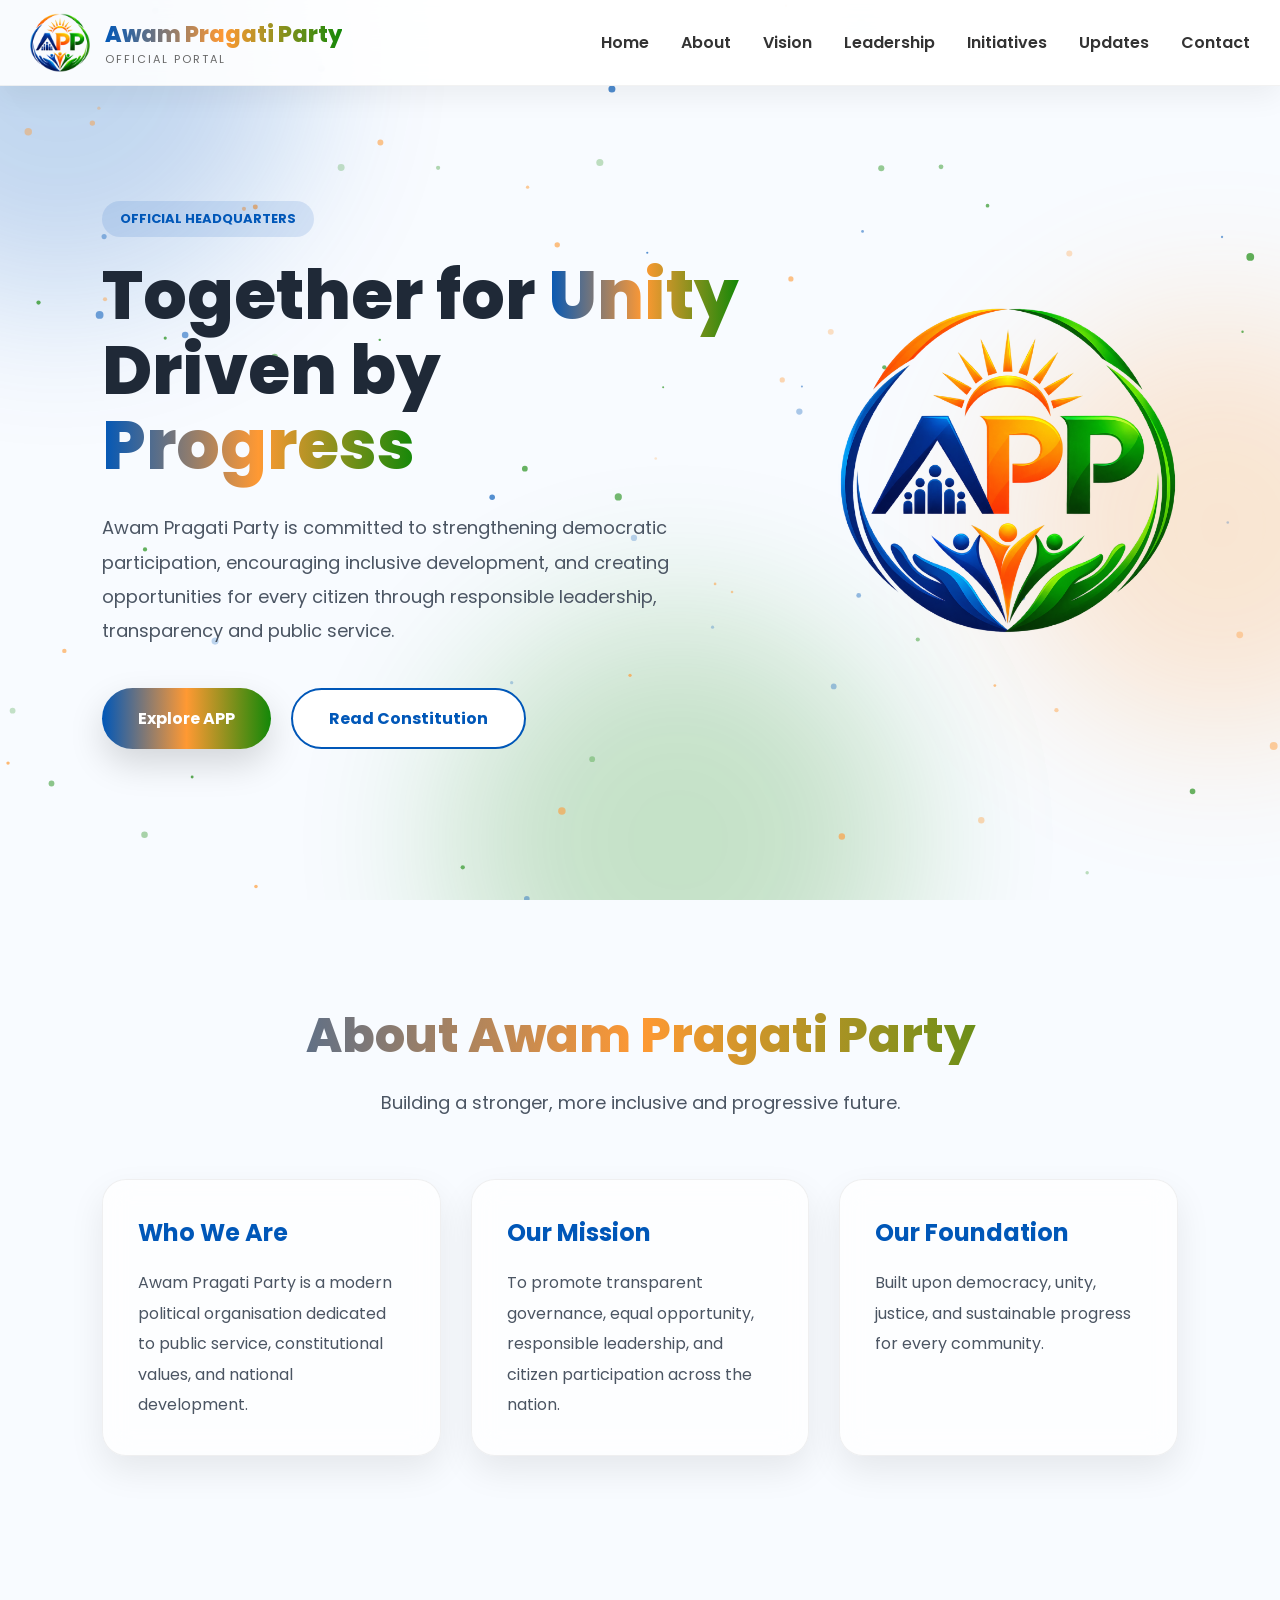
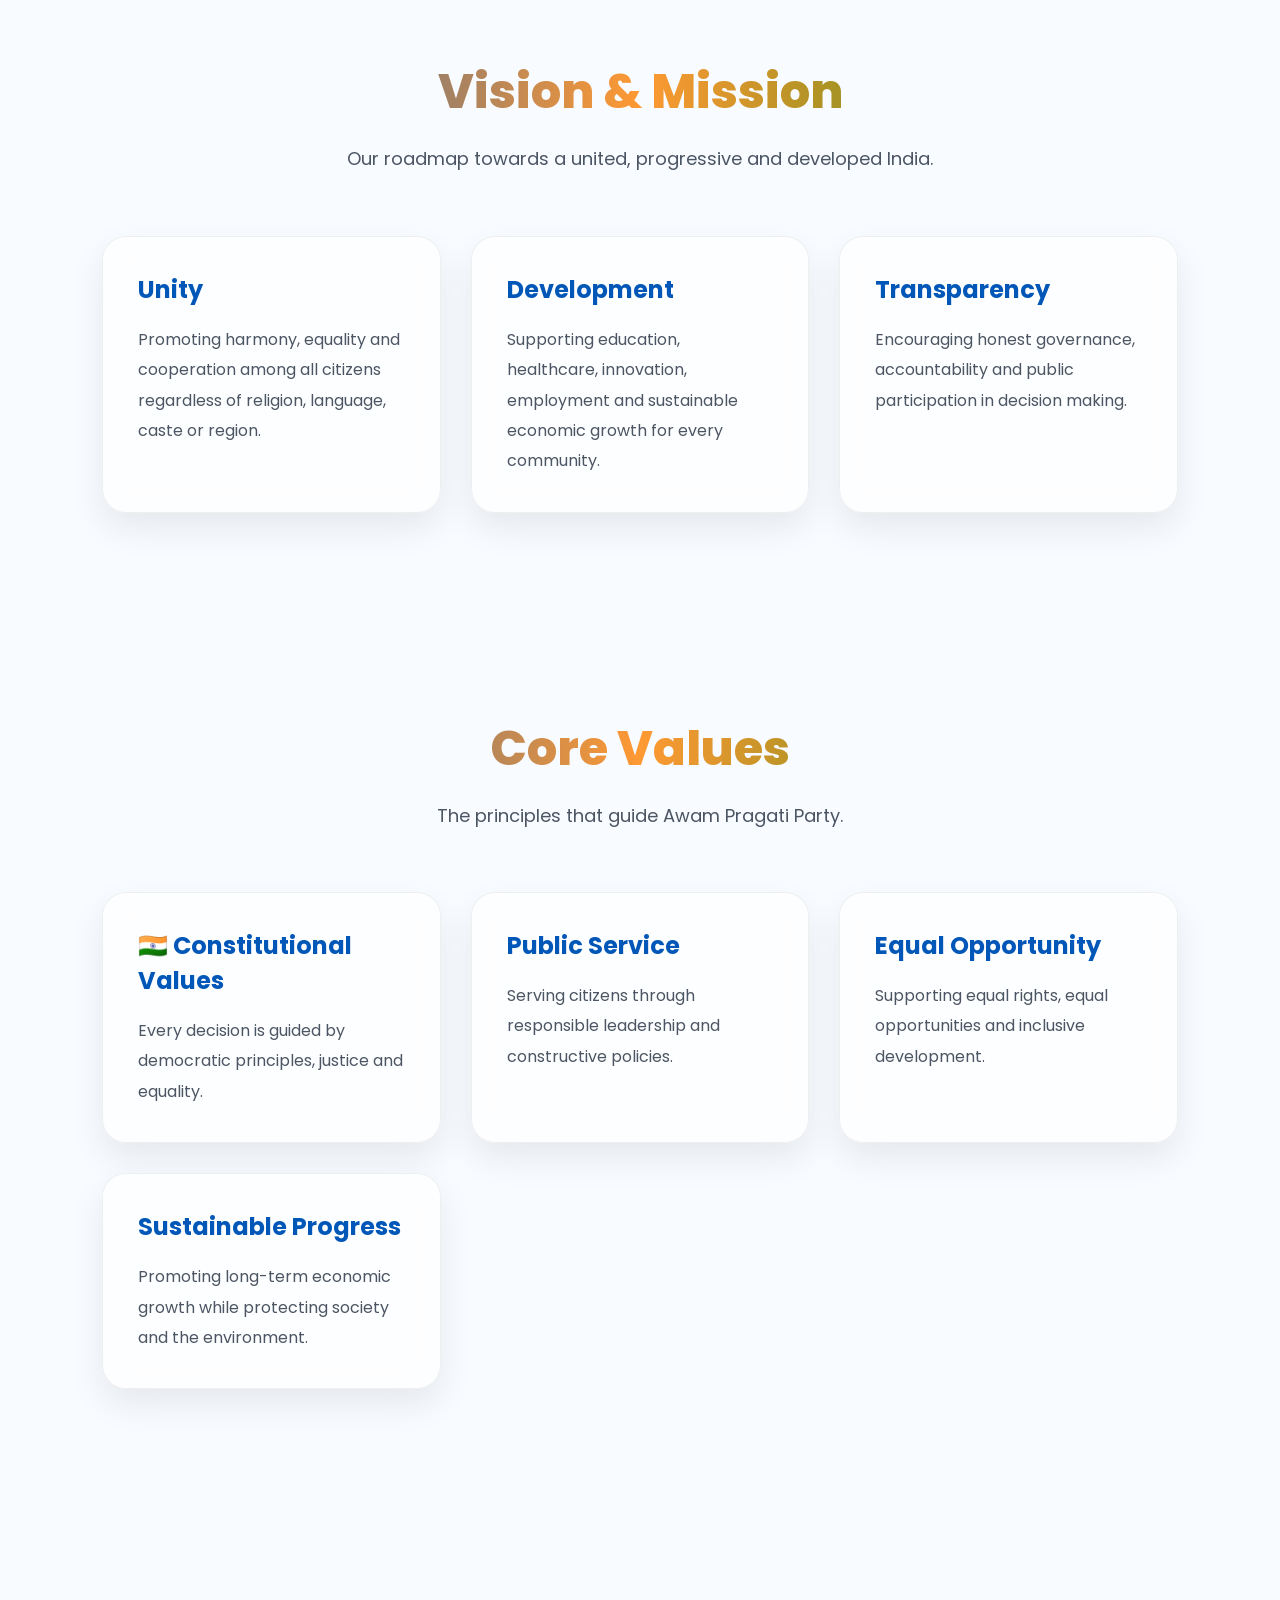
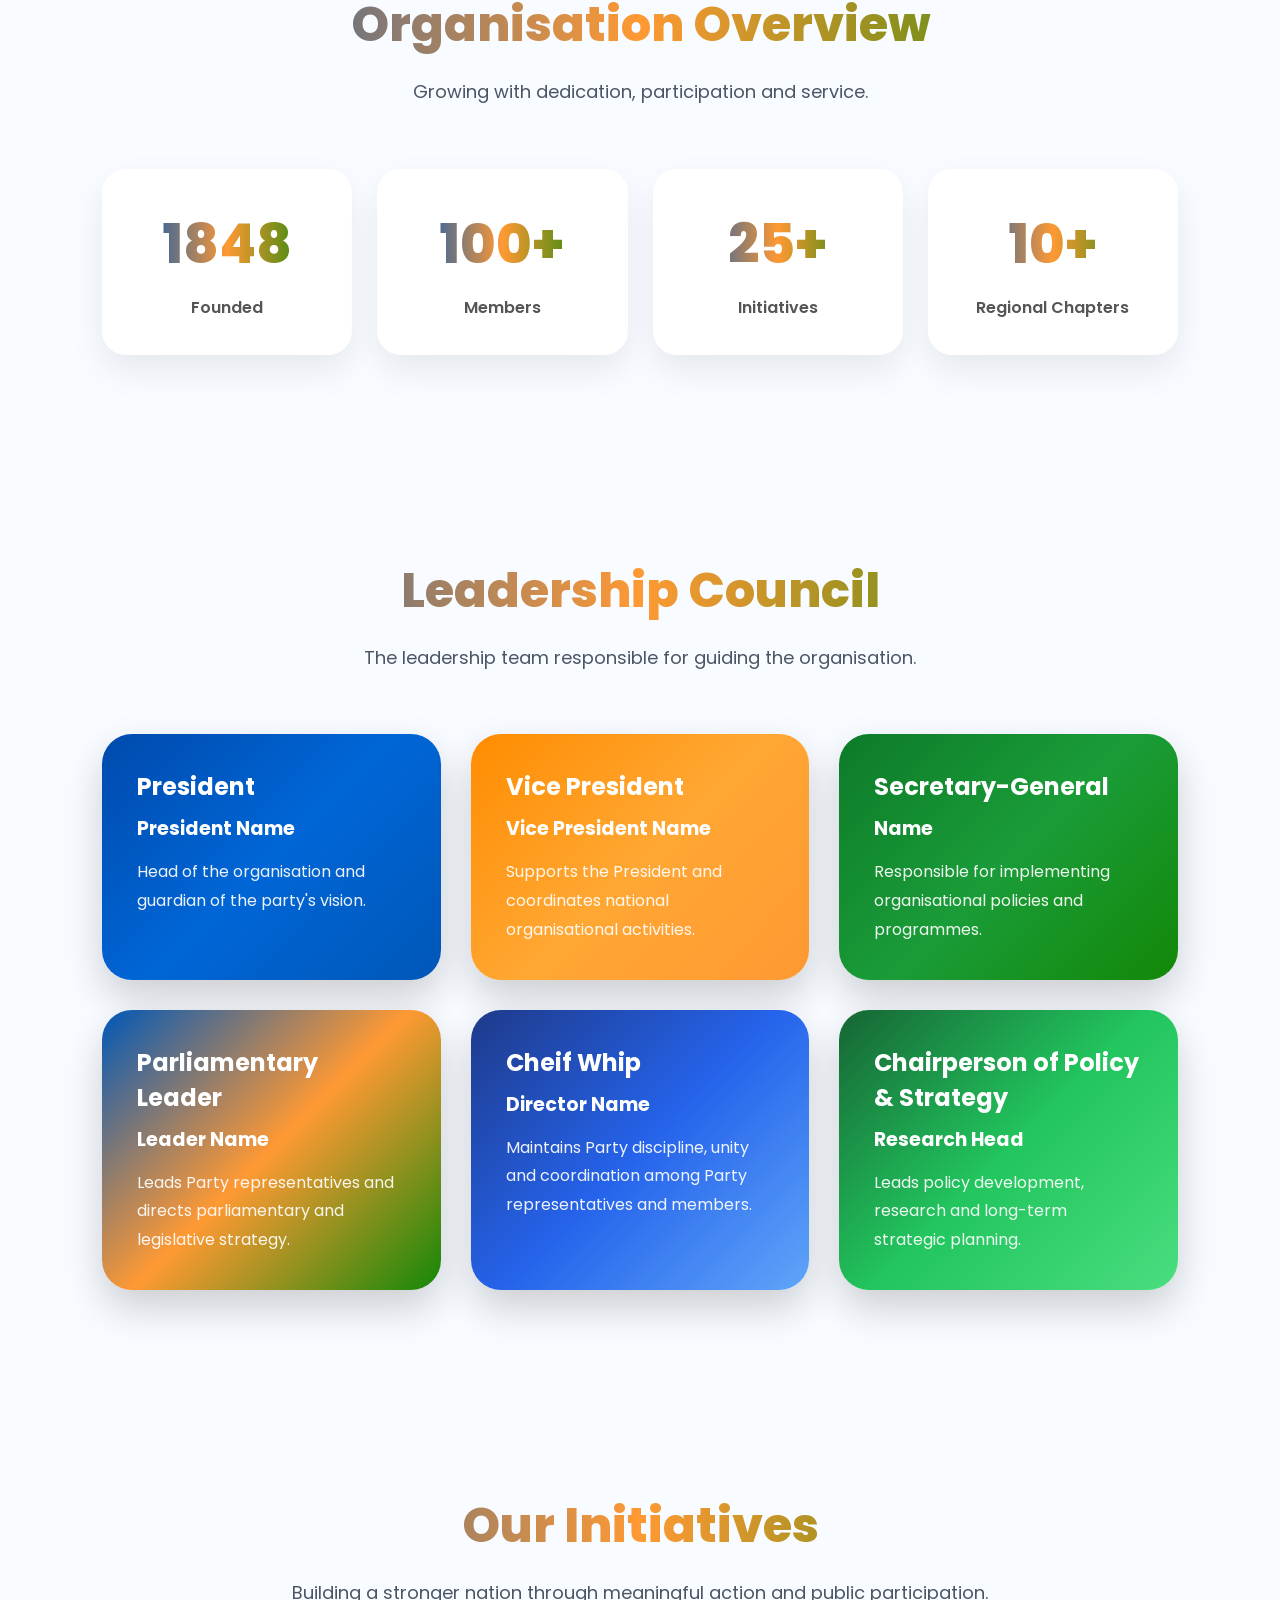
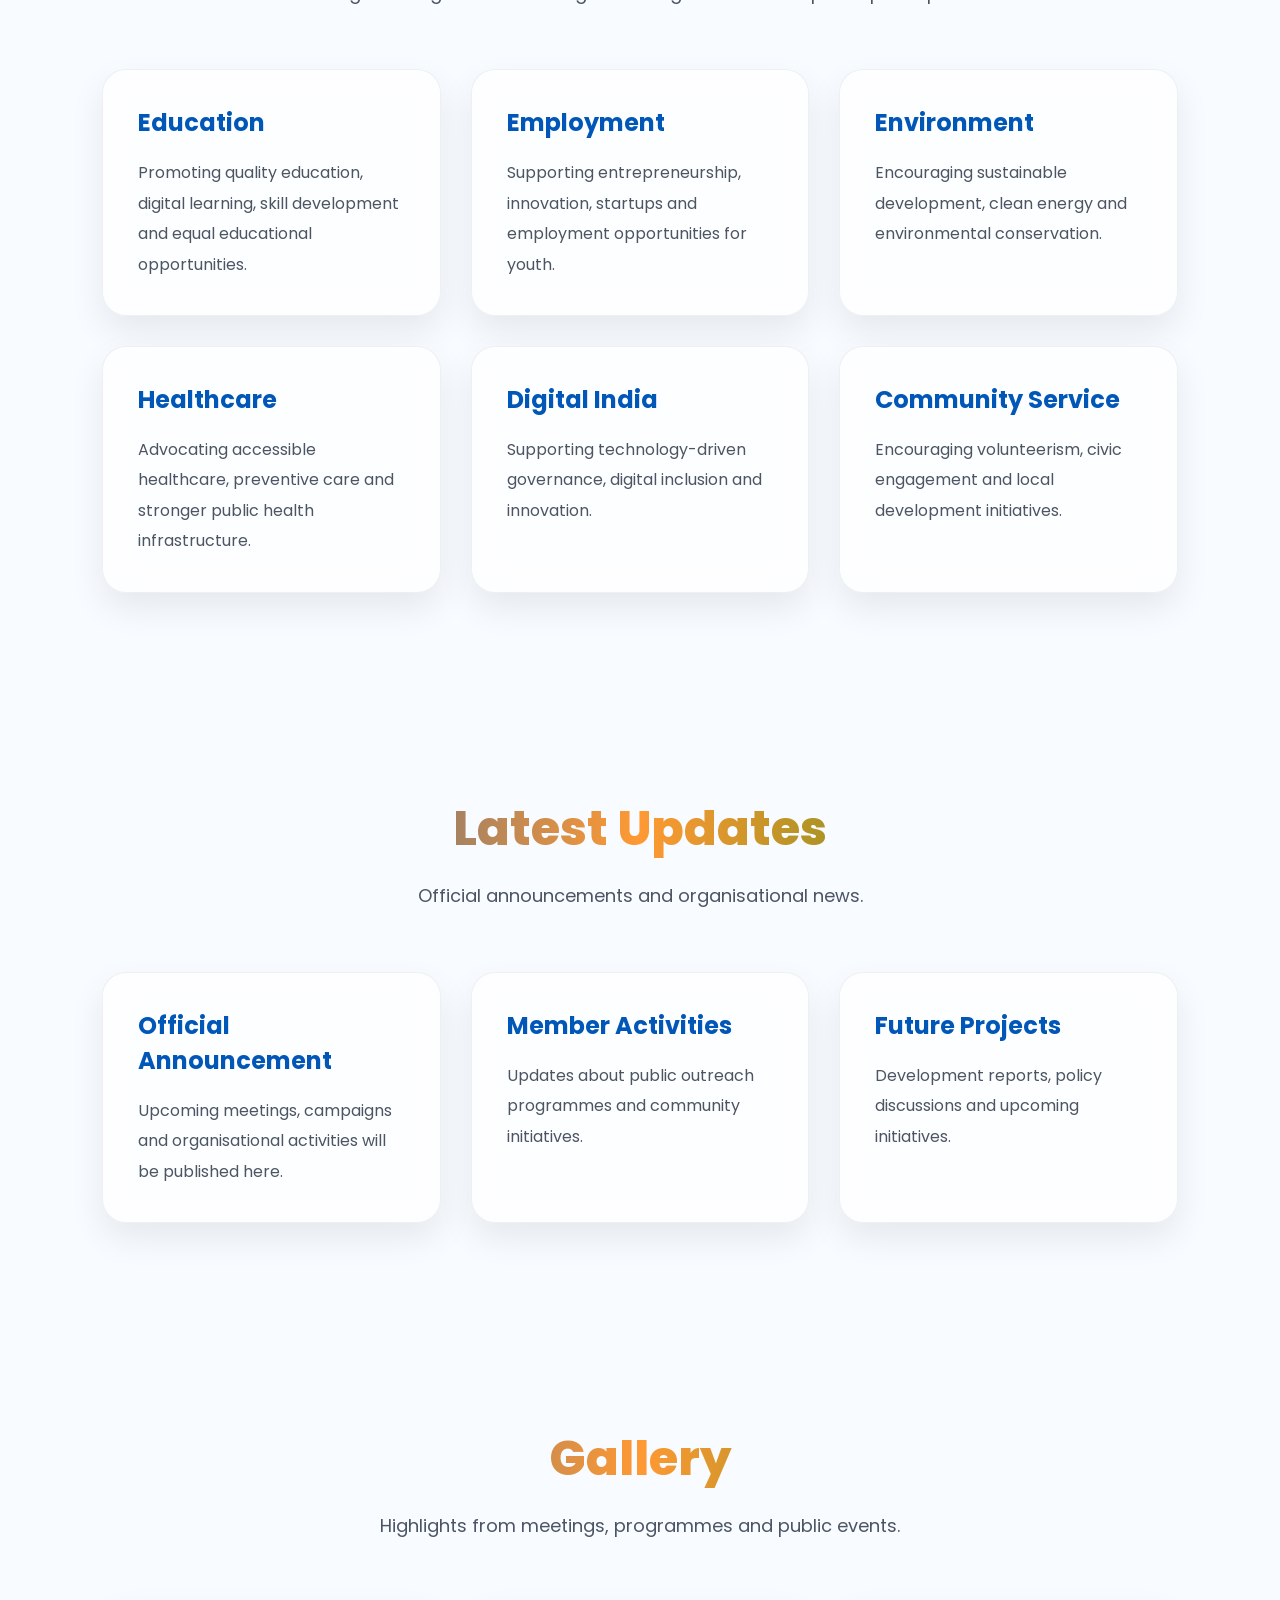
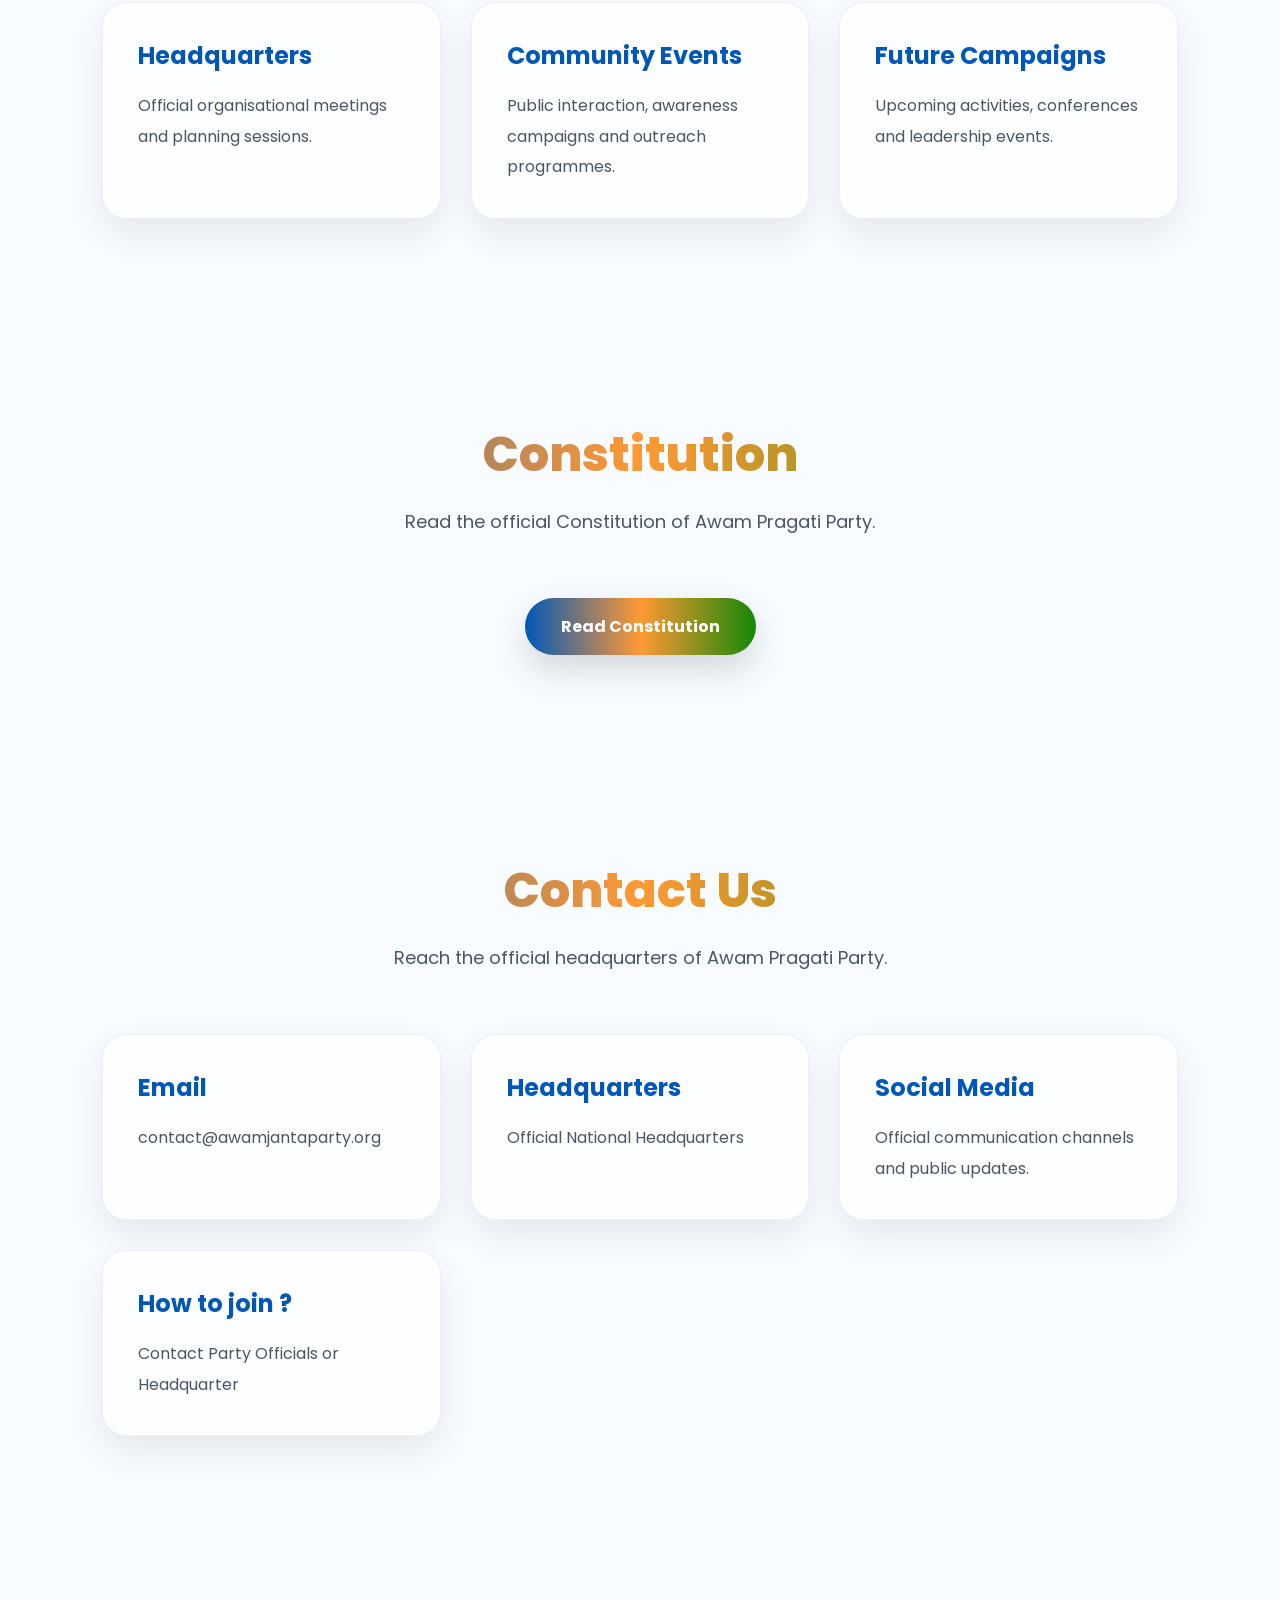
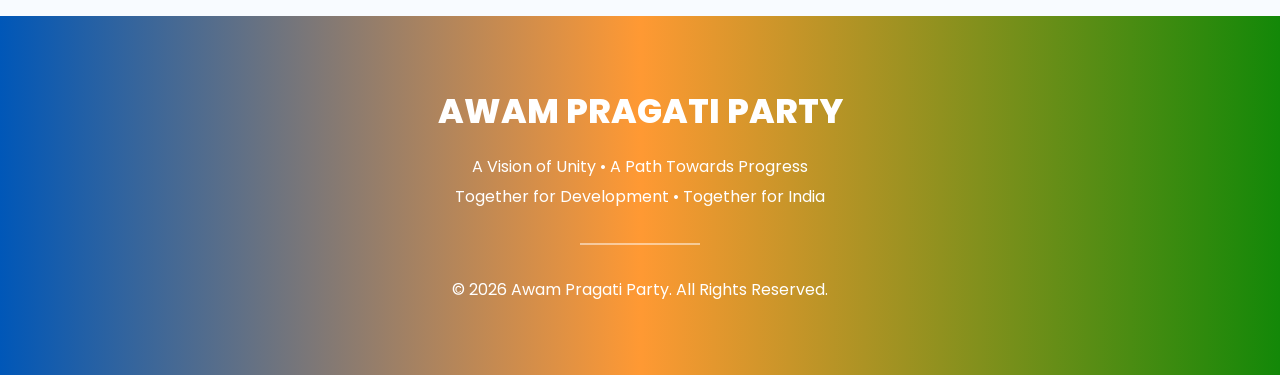
<file: index.html>
<!DOCTYPE html>
<html lang="en">

<head>

<meta charset="UTF-8">
<meta name="viewport" content="width=device-width, initial-scale=1.0">

<title>Awam Pragati Party | Official Portal</title>

<link rel="preconnect" href="https://fonts.googleapis.com">
<link rel="preconnect" href="https://fonts.gstatic.com" crossorigin>

<link href="https://fonts.googleapis.com/css2?family=Poppins:wght@300;400;500;600;700;800&display=swap" rel="stylesheet">

<link rel="stylesheet" href="style.css">

</head>

<body>

<div id="progress"></div>

<canvas id="particles"></canvas>

<div class="background">

<div class="blob blue"></div>

<div class="blob saffron"></div>

<div class="blob green"></div>

</div>

<header>

<nav class="navbar">

<a href="#" class="logo">

<img src="logo.png" alt="APP Logo">

<div>

<h1>Awam Pragati Party</h1>

<p>OFFICIAL PORTAL</p>

</div>

</a>

<ul class="nav-links">

<li><a href="#home">Home</a></li>

<li><a href="#about">About</a></li>

<li><a href="#vision">Vision</a></li>

<li><a href="#leadership">Leadership</a></li>

<li><a href="#initiatives">Initiatives</a></li>

<li><a href="#updates">Updates</a></li>

<li><a href="#contact">Contact</a></li>

</ul>

</nav>

</header>

<section id="home" class="hero">

<div class="hero-text">

<span class="hero-tag">
OFFICIAL HEADQUARTERS
</span>

<h2>

Together for

<span>Unity</span>

<br>

Driven by

<span>Progress</span>

</h2>

<p>

Awam Pragati Party is committed to strengthening democratic participation,
encouraging inclusive development,
and creating opportunities for every citizen through responsible leadership,
transparency and public service.

</p>

<div class="hero-buttons">

<a href="#about" class="btn primary">

Explore APP

</a>

<a href="constitution.html" class="btn secondary">

Read Constitution

</a>

</div>

</div>

<div class="hero-image">

<img src="logo.png" alt="APP Logo">

</div>

</section>

<section id="about" class="section">

<div class="container">

<div class="section-heading">

<h2>About Awam Pragati Party</h2>

<p>
Building a stronger, more inclusive and progressive future.
</p>

</div>

<div class="card-grid">

<div class="glass-card">

<h3>Who We Are</h3>

<p>

Awam Pragati Party is a modern political organisation dedicated to public
service, constitutional values, and national development.

</p>

</div>

<div class="glass-card">

<h3>Our Mission</h3>

<p>

To promote transparent governance,
equal opportunity,
responsible leadership,
and citizen participation across the nation.

</p>

</div>

<div class="glass-card">

<h3>Our Foundation</h3>

<p>

Built upon democracy,
unity,
justice,
and sustainable progress for every community.

</p>

</div>

</div>

</div>

</section>
<!-- =========================
VISION
========================= -->

<section id="vision" class="section">

<div class="container">

<div class="section-heading">

<h2>Vision & Mission</h2>

<p>
Our roadmap towards a united, progressive and developed India.
</p>

</div>

<div class="card-grid">

<div class="glass-card">

<h3>Unity</h3>

<p>
Promoting harmony, equality and cooperation among all citizens regardless of
religion, language, caste or region.
</p>

</div>

<div class="glass-card">

<h3>Development</h3>

<p>
Supporting education, healthcare, innovation, employment and sustainable
economic growth for every community.
</p>

</div>

<div class="glass-card">

<h3>Transparency</h3>

<p>
Encouraging honest governance, accountability and public participation in
decision making.
</p>

</div>

</div>

</div>

</section>

<!-- =========================
CORE VALUES
========================= -->

<section class="section">

<div class="container">

<div class="section-heading">

<h2>Core Values</h2>

<p>
The principles that guide Awam Pragati Party.
</p>

</div>

<div class="card-grid">

<div class="glass-card">

<h3>🇮🇳 Constitutional Values</h3>

<p>
Every decision is guided by democratic principles, justice and equality.
</p>

</div>

<div class="glass-card">

<h3> Public Service</h3>

<p>
Serving citizens through responsible leadership and constructive policies.
</p>

</div>

<div class="glass-card">

<h3> Equal Opportunity</h3>

<p>
Supporting equal rights, equal opportunities and inclusive development.
</p>

</div>

<div class="glass-card">

<h3> Sustainable Progress</h3>

<p>
Promoting long-term economic growth while protecting society and the
environment.
</p>

</div>

</div>

</div>

</section>

<!-- =========================
STATISTICS
========================= -->

<section class="section">

<div class="container">

<div class="section-heading">

<h2>Organisation Overview</h2>

<p>
Growing with dedication, participation and service.
</p>

</div>

<div class="stats-grid">

<div class="stat-card">

<h3>2026</h3>

<span>Founded</span>

</div>

<div class="stat-card">

<h3>100+</h3>

<span>Members</span>

</div>

<div class="stat-card">

<h3>25+</h3>

<span>Initiatives</span>

</div>

<div class="stat-card">

<h3>10+</h3>

<span>Regional Chapters</span>

</div>

</div>

</div>

</section>

<!-- =========================
LEADERSHIP
========================= -->

<section id="leadership" class="section">

<div class="container">

<div class="section-heading">

<h2>Leadership Council</h2>

<p>
The leadership team responsible for guiding the organisation.
</p>

</div>

<div class="card-grid leadership-grid">

<div class="leader-card president">

<h3>President</h3>

<h4>President Name</h4>

<p>
Head of the organisation and guardian of the party's vision.
</p>

</div>

<div class="leader-card vice">

<h3>Vice President</h3>

<h4>Vice President Name</h4>

<p>
Supports the President and coordinates national organisational activities.
</p>

</div>

<div class="leader-card executive">

<h3>Secretary-General</h3>

<h4>Name</h4>

<p>
Responsible for implementing organisational policies and programmes.
</p>

</div>

<div class="leader-card admin">

<h3>Parliamentary Leader</h3>

<h4>Leader Name</h4>

<p>
Leads Party representatives and directs parliamentary and legislative strategy.
</p>

</div>

<div class="leader-card media">

<h3>Cheif Whip</h3>

<h4>Director Name</h4>

<p>
Maintains Party discipline, unity and coordination among Party representatives and members.
</p>

</div>

<div class="leader-card research">

<h3>Chairperson of Policy & Strategy</h3>

<h4>Research Head</h4>

<p>
Leads policy development, research and long-term strategic planning.
</p>

</div>

</div>

</div>

</section>
<!-- =========================
INITIATIVES
========================= -->

<section id="initiatives" class="section">

<div class="container">

<div class="section-heading">

<h2>Our Initiatives</h2>

<p>
Building a stronger nation through meaningful action and public participation.
</p>

</div>

<div class="card-grid">

<div class="glass-card">

<h3> Education</h3>

<p>
Promoting quality education, digital learning, skill development and equal educational opportunities.
</p>

</div>

<div class="glass-card">

<h3> Employment</h3>

<p>
Supporting entrepreneurship, innovation, startups and employment opportunities for youth.
</p>

</div>

<div class="glass-card">

<h3>Environment</h3>

<p>
Encouraging sustainable development, clean energy and environmental conservation.
</p>

</div>

<div class="glass-card">

<h3>Healthcare</h3>

<p>
Advocating accessible healthcare, preventive care and stronger public health infrastructure.
</p>

</div>

<div class="glass-card">

<h3>Digital India</h3>

<p>
Supporting technology-driven governance, digital inclusion and innovation.
</p>

</div>

<div class="glass-card">

<h3>Community Service</h3>

<p>
Encouraging volunteerism, civic engagement and local development initiatives.
</p>

</div>

</div>

</div>

</section>

<!-- =========================
LATEST UPDATES
========================= -->

<section id="updates" class="section">

<div class="container">

<div class="section-heading">

<h2>Latest Updates</h2>

<p>
Official announcements and organisational news.
</p>

</div>

<div class="card-grid">

<div class="glass-card">

<h3>Official Announcement</h3>

<p>
Upcoming meetings, campaigns and organisational activities will be published here.
</p>

</div>

<div class="glass-card">

<h3>Member Activities</h3>

<p>
Updates about public outreach programmes and community initiatives.
</p>

</div>

<div class="glass-card">

<h3>Future Projects</h3>

<p>
Development reports, policy discussions and upcoming initiatives.
</p>

</div>

</div>

</div>

</section>

<!-- =========================
GALLERY
========================= -->

<section class="section">

<div class="container">

<div class="section-heading">

<h2>Gallery</h2>

<p>
Highlights from meetings, programmes and public events.
</p>

</div>

<div class="card-grid">

<div class="glass-card">
<h3>Headquarters</h3>
<p>Official organisational meetings and planning sessions.</p>
</div>

<div class="glass-card">
<h3>Community Events</h3>
<p>Public interaction, awareness campaigns and outreach programmes.</p>
</div>

<div class="glass-card">
<h3>Future Campaigns</h3>
<p>Upcoming activities, conferences and leadership events.</p>
</div>

</div>

</div>

</section>

<!-- =========================
CONSTITUTION
========================= -->

<section class="section">

<div class="container">

<div class="section-heading">

<h2>Constitution</h2>

<p>
Read the official Constitution of Awam Pragati Party.
</p>

</div>

<div style="text-align:center; margin-top:20px;">

<a href="constitution.html" class="btn primary">

Read Constitution

</a>

</div>

</div>

</section>

<!-- =========================
CONTACT
========================= -->

<section id="contact" class="section">

<div class="container">

<div class="section-heading">

<h2>Contact Us</h2>

<p>
Reach the official headquarters of Awam Pragati Party.
</p>
  
</div>

<div class="card-grid">

<div class="glass-card">

<h3>Email</h3>

<p>contact@awamjantaparty.org</p>

</div>

<div class="glass-card">

<h3>Headquarters</h3>

<p>Official National Headquarters</p>

</div>

<div class="glass-card">

<h3>Social Media</h3>

<p>Official communication channels and public updates.</p>

</div>
  
<div class="glass-card">

<h3>How to join ?</h3>

<p>Contact Party Officials or Headquarter</p>

</div>


</div>

</div>

</section>

<!-- =========================
FOOTER
========================= -->

<footer>

<div class="container">

<h2>AWAM PRAGATI PARTY</h2>

<p>
A Vision of Unity • A Path Towards Progress
</p>

<p>
Together for Development • Together for India
</p>

<hr>

<p>

© 2026 Awam Pragati Party. All Rights Reserved.

</p>

</div>

</footer>

<script src="script.js"></script>

</body>
</html>
</file>
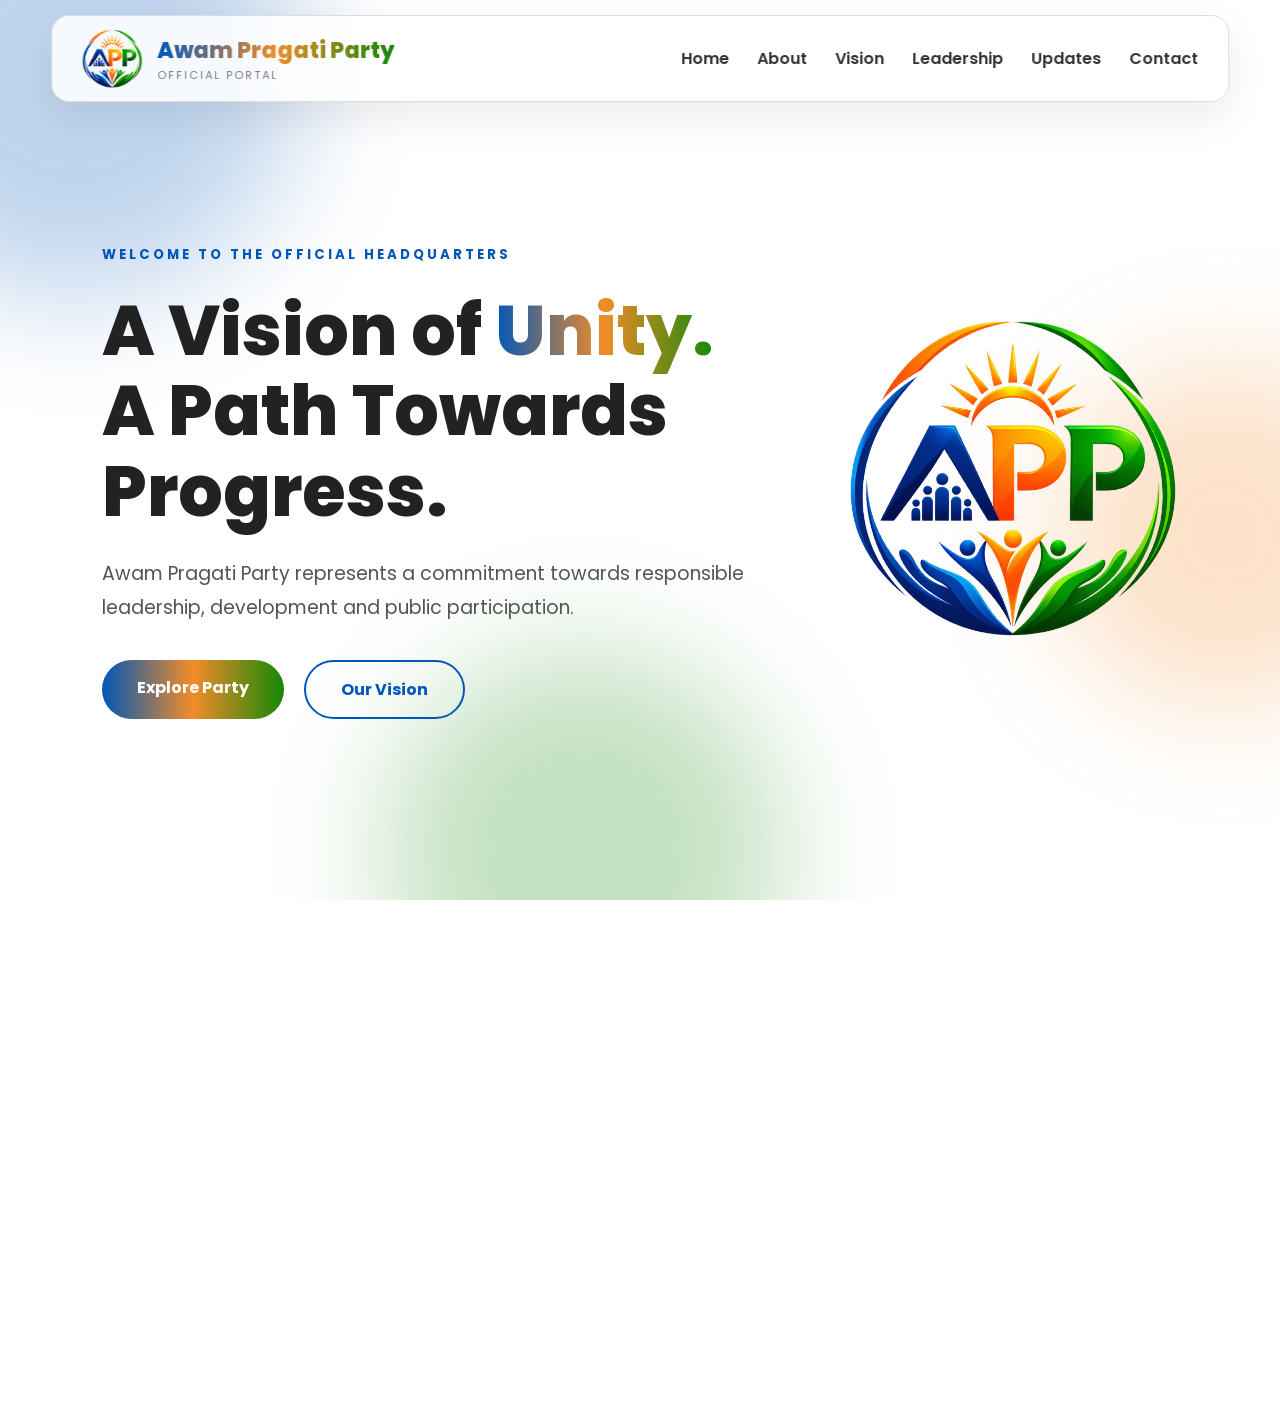
<file: Index.html>
<!DOCTYPE html>
<html lang="en">

<head>

<meta charset="UTF-8">
<meta name="viewport" content="width=device-width, initial-scale=1.0">

<title>Awam Pragati Party | Official Portal</title>

<link href="https://fonts.googleapis.com/css2?family=Poppins:wght@300;400;500;600;700;800&display=swap" rel="stylesheet">


<style>

*{
margin:0;
padding:0;
box-sizing:border-box;
font-family:Poppins,sans-serif;
}

html{
scroll-behavior:smooth;
}

body{

background:#ffffff;
color:#222;
overflow-x:hidden;

}


:root{

--blue:#0057B8;
--orange:#F28C28;
--green:#138808;
--dark:#202020;
--glass:rgba(255,255,255,.75);

}



/* ================= BACKGROUND ================= */


.background{

position:fixed;
inset:0;
z-index:-2;
overflow:hidden;

}


.circle{

position:absolute;
border-radius:50%;
filter:blur(60px);
opacity:.25;

animation:float 18s infinite alternate;

}



.blue{

width:450px;
height:450px;

background:var(--blue);

top:-150px;
left:-150px;

}



.orange{

width:350px;
height:350px;

background:var(--orange);

top:40%;
right:-120px;

animation-delay:3s;

}



.green{

width:400px;
height:400px;

background:var(--green);

bottom:-150px;
left:30%;

animation-delay:6s;

}



@keyframes float{

from{

transform:translate(0,0);

}

to{

transform:translate(70px,50px);

}

}





/* ================= NAVBAR ================= */


header{

position:fixed;

top:15px;
left:50%;

transform:translateX(-50%);

width:92%;
max-width:1350px;

background:rgba(255,255,255,.85);

backdrop-filter:blur(12px);

border-radius:18px;

border:1px solid #ddd;

box-shadow:0 15px 40px rgba(0,0,0,.08);

z-index:1000;

}



nav{

height:85px;

padding:0 30px;

display:flex;

align-items:center;

justify-content:space-between;

}



.logo{

display:flex;

align-items:center;

gap:15px;

text-decoration:none;

}



.logo img{

width:60px;
height:60px;

object-fit:contain;

}



.logo h1{

font-size:22px;

font-weight:800;

background:linear-gradient(
90deg,
var(--blue),
var(--orange),
var(--green)
);

-webkit-background-clip:text;

color:transparent;

}



.logo p{

font-size:11px;

color:#777;

letter-spacing:2px;

}



.links{

display:flex;

gap:28px;

}



.links a{

text-decoration:none;

color:#333;

font-weight:600;

position:relative;

}



.links a::after{

content:"";

position:absolute;

height:3px;

width:0;

background:linear-gradient(
90deg,
var(--blue),
var(--orange),
var(--green)
);

bottom:-8px;

left:0;

transition:.3s;

}



.links a:hover::after{

width:100%;

}





/* ================= HERO ================= */


.hero{

min-height:100vh;

display:flex;

justify-content:space-between;

align-items:center;

padding:140px 8% 80px;

}



.hero-content{

max-width:700px;

}



.hero small{

font-weight:700;

letter-spacing:3px;

color:var(--blue);

}



.hero h2{

font-size:70px;

line-height:1.15;

margin:25px 0;

font-weight:800;

}



.hero h2 span{

background:linear-gradient(
90deg,
var(--blue),
var(--orange),
var(--green)
);

-webkit-background-clip:text;

color:transparent;

}



.hero p{

font-size:19px;

line-height:1.8;

color:#555;

}



.buttons{

display:flex;

gap:20px;

margin-top:35px;

}



.btn{

padding:15px 35px;

border-radius:50px;

text-decoration:none;

font-weight:700;

transition:.3s;

}



.primary{

background:linear-gradient(
90deg,
var(--blue),
var(--orange),
var(--green)
);

color:white;

}



.primary:hover{

transform:translateY(-5px);

box-shadow:0 15px 30px rgba(0,0,0,.2);

}



.secondary{

border:2px solid var(--blue);

color:var(--blue);

}



.secondary:hover{

background:var(--blue);

color:white;

}





.hero-logo{

width:330px;

animation:logoMove 5s infinite ease-in-out;

}



@keyframes logoMove{

50%{

transform:translateY(-20px);

}

}





/* ================= SECTIONS ================= */


section{

padding:100px 8%;

}



.title{

text-align:center;

font-size:45px;

margin-bottom:45px;

background:linear-gradient(
90deg,
var(--blue),
var(--orange),
var(--green)
);

-webkit-background-clip:text;

color:transparent;

}



.card{

background:var(--glass);

border:1px solid #ddd;

padding:35px;

border-radius:25px;

box-shadow:0 20px 40px rgba(0,0,0,.08);

transition:.4s;

}



.card:hover{

transform:translateY(-10px);

}



.about-grid{

display:grid;

grid-template-columns:1fr 1fr;

gap:30px;

}



.card h3{

color:var(--blue);

margin-bottom:15px;

}



.card p{

line-height:1.8;

color:#555;

}




.reveal{

opacity:0;

transform:translateY(40px);

transition:1s;

}


.reveal.active{

opacity:1;

transform:none;

}





@media(max-width:900px){

.links{

display:none;

}


.hero{

display:block;

text-align:center;

}



.hero h2{

font-size:42px;

}



.hero-logo{

margin-top:50px;

width:220px;

}



.about-grid{

grid-template-columns:1fr;

}


}


</style>

</head>


<body>


<div class="background">

<div class="circle blue"></div>

<div class="circle orange"></div>

<div class="circle green"></div>

</div>




<header>

<nav>


<a href="#" class="logo">

<img src="logo.png">


<div>

<h1>Awam Pragati Party</h1>

<p>OFFICIAL PORTAL</p>

</div>


</a>



<div class="links">

<a href="#home">Home</a>

<a href="#about">About</a>

<a href="#vision">Vision</a>

<a href="#leadership">Leadership</a>

<a href="#updates">Updates</a>

<a href="#contact">Contact</a>

</div>


</nav>

</header>





<section class="hero" id="home">


<div class="hero-content">


<small>WELCOME TO THE OFFICIAL HEADQUARTERS</small>


<h2>

A Vision of <span>Unity.</span>

<br>

A Path Towards Progress.

</h2>


<p>

Awam Pragati Party represents a commitment towards
responsible leadership, development and public participation.

</p>



<div class="buttons">

<a href="#about" class="btn primary">
Explore Party
</a>


<a href="#vision" class="btn secondary">
Our Vision
</a>


</div>


</div>




<img src="logo.png" class="hero-logo">


</section>






<section id="about" class="reveal">


<h2 class="title">
About Awam Pragati Party
</h2>



<div class="about-grid">


<div class="card">

<h3>Our Identity</h3>

<p>

A modern organisation focused on unity,
progress and responsible public service.

</p>

</div>



<div class="card">

<h3>Our Commitment</h3>

<p>

Creating a platform built on participation,
development and constructive ideas.

</p>

</div>



</div>


</section>




<script>

const sections=document.querySelectorAll(".reveal");


window.addEventListener("scroll",()=>{

sections.forEach(section=>{

if(section.getBoundingClientRect().top < window.innerHeight-100){

section.classList.add("active");

}

});

});
  <!-- ================= VISION ================= -->

<section id="vision" class="reveal">

<h2 class="title">
Our Vision & Mission
</h2>


<div class="about-grid">


<div class="card">

<h3>Unity</h3>

<p>
Strengthening cooperation among citizens and creating
a platform where every voice can contribute towards progress.
</p>

</div>


<div class="card">

<h3>Progress</h3>

<p>
Encouraging development, innovation, education and
opportunities through responsible leadership.
</p>

</div>


<div class="card">

<h3>Responsible Governance</h3>

<p>
Promoting transparency, accountability and
citizen-focused decision making.
</p>

</div>


</div>

</section>




<!-- ================= STATISTICS ================= -->


<section class="reveal">


<h2 class="title">
Organisation Overview
</h2>


<div class="about-grid">


<div class="card">

<h3>100+</h3>

<p>
Active Members
</p>

</div>


<div class="card">

<h3>25+</h3>

<p>
Public Initiatives
</p>

</div>


<div class="card">

<h3>10+</h3>

<p>
Regions Connected
</p>

</div>


<div class="card">

<h3>2026</h3>

<p>
Organisation Established
</p>

</div>


</div>


</section>





<!-- ================= LEADERSHIP ================= -->


<section id="leadership" class="reveal">


<h2 class="title">
Leadership Council
</h2>


<div class="about-grid">



<div class="card"
style="background:linear-gradient(135deg,#0057B8,#003B7A);color:white">


<h3 style="color:white">
President
</h3>

<p style="color:white">

Founder / Organisation Head

</p>


</div>





<div class="card"
style="background:linear-gradient(135deg,#F28C28,#c96500);color:white">


<h3 style="color:white">
Executive Director
</h3>

<p style="color:white">

Elected Leadership Position

</p>


</div>






<div class="card"
style="background:linear-gradient(135deg,#138808,#075500);color:white">


<h3 style="color:white">
Administration Council
</h3>


<p style="color:white">

Managing internal organisation operations

</p>


</div>






<div class="card"
style="background:linear-gradient(135deg,#333,#111);color:white">


<h3 style="color:white">
Policy Team
</h3>


<p style="color:white">

Research and development division

</p>


</div>


</div>


</section>






<!-- ================= INITIATIVES ================= -->


<section class="reveal">


<h2 class="title">
Our Initiatives
</h2>


<div class="about-grid">


<div class="card">


<h3>
Youth Development
</h3>


<p>

Creating opportunities for young citizens
through education and innovation.

</p>


</div>





<div class="card">


<h3>
Digital India Vision
</h3>


<p>

Supporting technology-driven solutions
and digital awareness.

</p>


</div>





<div class="card">


<h3>
Community Growth
</h3>


<p>

Encouraging cooperation and development
at every level.

</p>


</div>


</div>


</section>
<!-- ================= OFFICIAL DOCUMENTS ================= -->

<section class="reveal">

<h2 class="title">
Official Documents
</h2>


<div class="about-grid">


<div class="card">

<h3>
Party Constitution
</h3>

<p>
Read the official principles, structure and guidelines
of Awam Pragati Party.
</p>


<a href="constitution.html" class="btn primary">
View Constitution
</a>


</div>




<div class="card">

<h3>
Vision Document
</h3>

<p>
Explore our long-term goals, ideas and development
approach.
</p>


<a href="#" class="btn secondary">
Read Document
</a>


</div>


</div>


</section>






<!-- ================= UPDATES ================= -->


<section id="updates" class="reveal">


<h2 class="title">
Latest Updates
</h2>



<div class="about-grid">


<div class="card">

<h3>
Official Announcement
</h3>

<p>

Updates regarding organisation activities,
events and important information.

</p>

</div>




<div class="card">

<h3>
Public Discussions
</h3>

<p>

Sharing ideas and encouraging constructive
citizen participation.

</p>

</div>




<div class="card">

<h3>
Development Reports
</h3>

<p>

Future reports and progress updates will
be published here.

</p>

</div>


</div>


</section>






<!-- ================= GALLERY ================= -->


<section class="reveal">


<h2 class="title">
Gallery
</h2>


<div class="about-grid">


<div class="card">

<h3>
Headquarters
</h3>

<p>
Official organisation events and activities.
</p>

</div>



<div class="card">

<h3>
Public Meetings
</h3>

<p>
Community discussions and initiatives.
</p>

</div>



<div class="card">

<h3>
Future Events
</h3>

<p>
Upcoming programmes and announcements.
</p>

</div>


</div>


</section>







<!-- ================= CONTACT ================= -->


<section id="contact" class="reveal">


<h2 class="title">
Contact Headquarters
</h2>



<div class="about-grid">


<div class="card">

<h3>
Official Email
</h3>

<p>
contact@awampragatiparty.org
</p>

</div>



<div class="card">

<h3>
Social Media
</h3>

<p>
Official channels and public communication platforms.
</p>

</div>




<div class="card">

<h3>
Headquarters Portal
</h3>

<p>
Information centre for members and citizens.
</p>

</div>


</div>


</section>






<!-- ================= FOOTER ================= -->


<footer style="
background:linear-gradient(
90deg,
#0057B8,
#F28C28,
#138808
);
color:white;
padding:60px 20px;
text-align:center;
">


<h2>
AWAM PRAGATI PARTY
</h2>


<p>
A Vision of Unity • A Path Towards Progress
</p>


<p style="margin-top:15px;font-size:14px">

© 2026 Awam Pragati Party | Official Headquarters Portal

</p>


</footer>
  


</script>


</body>

</html>
</file>
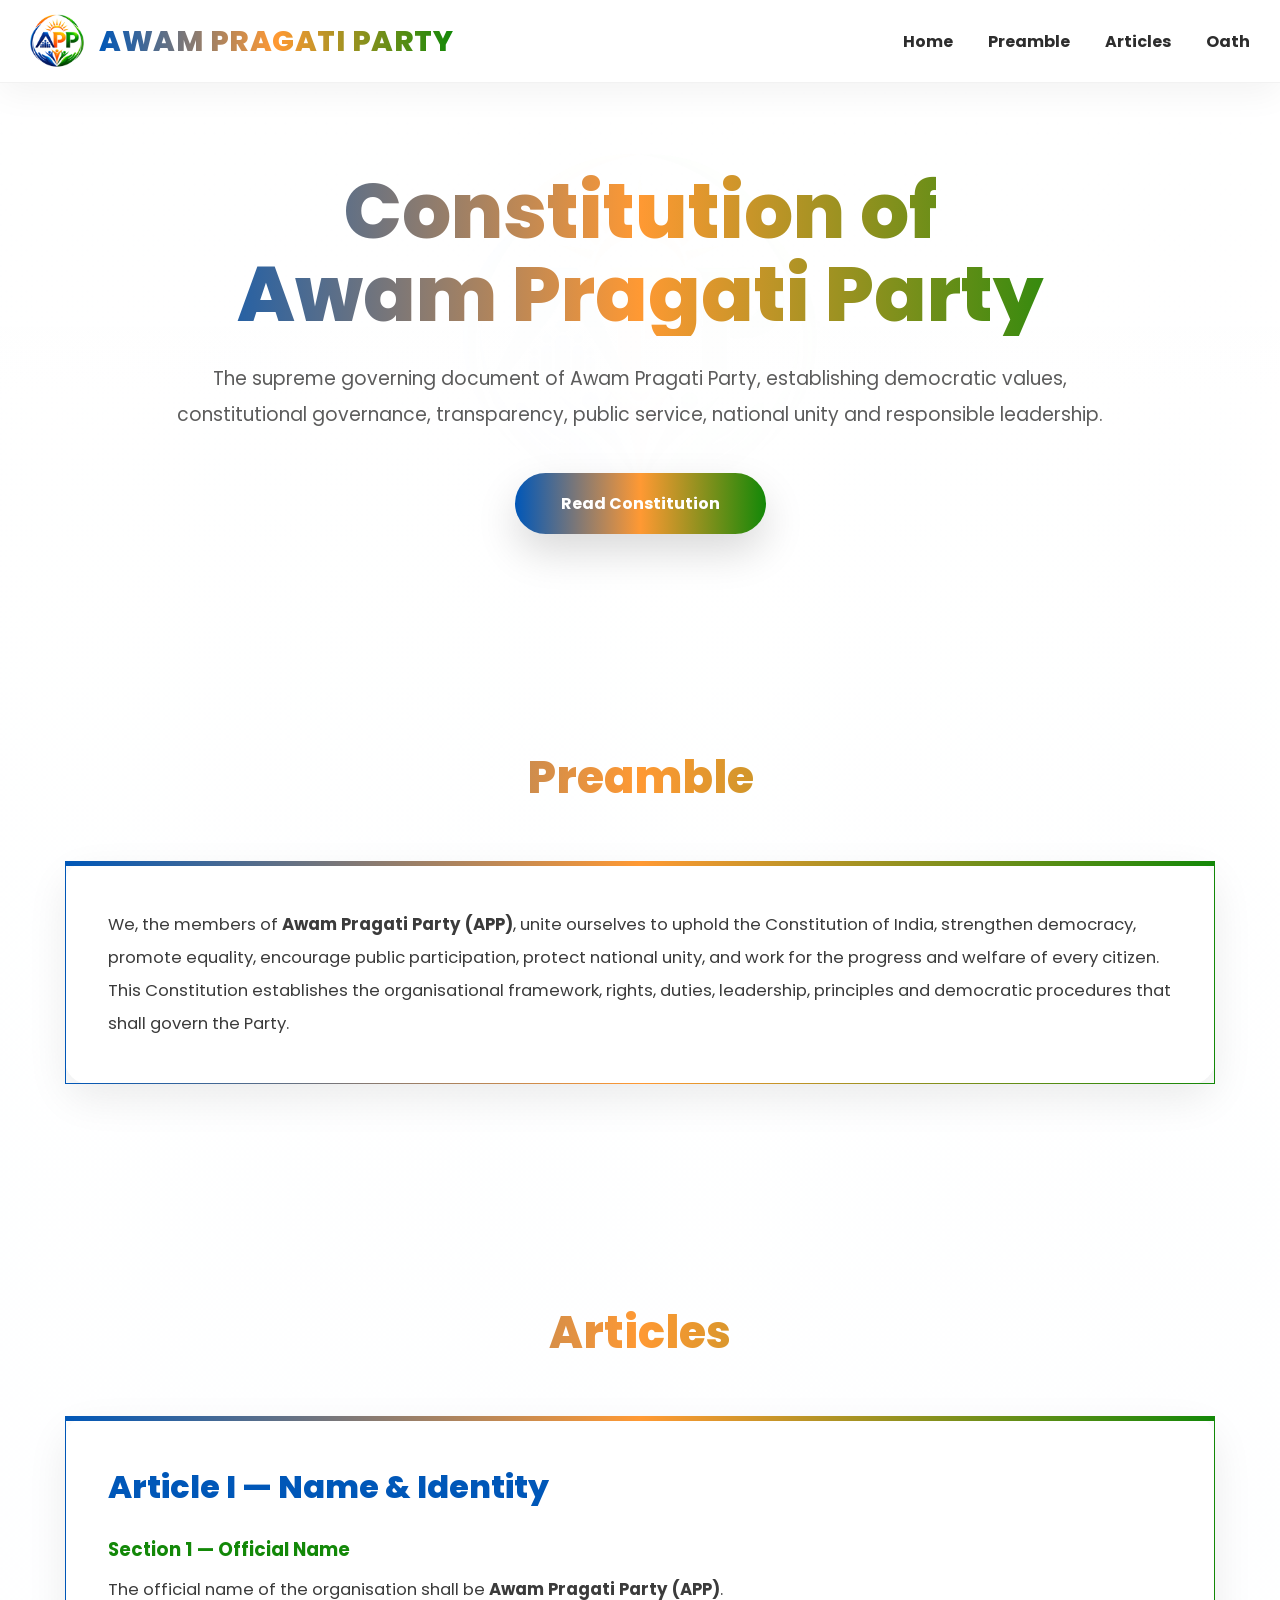
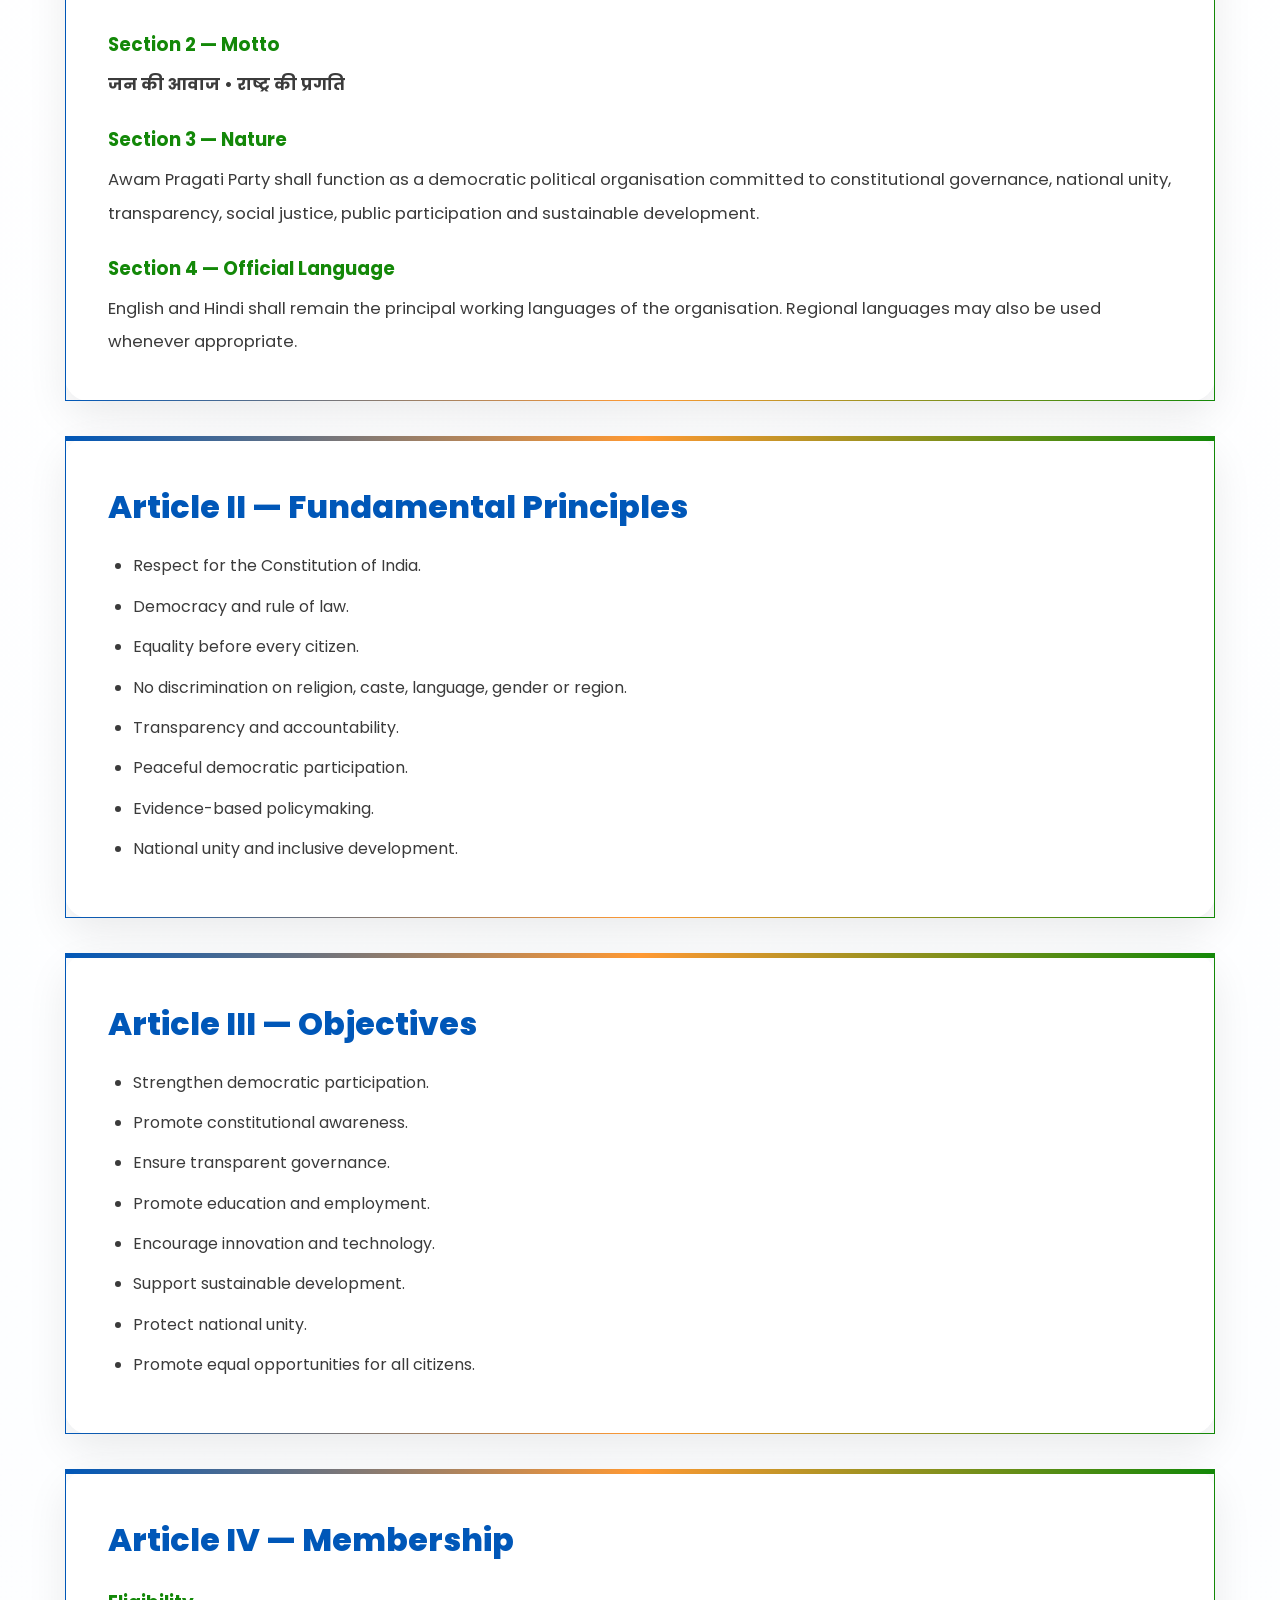
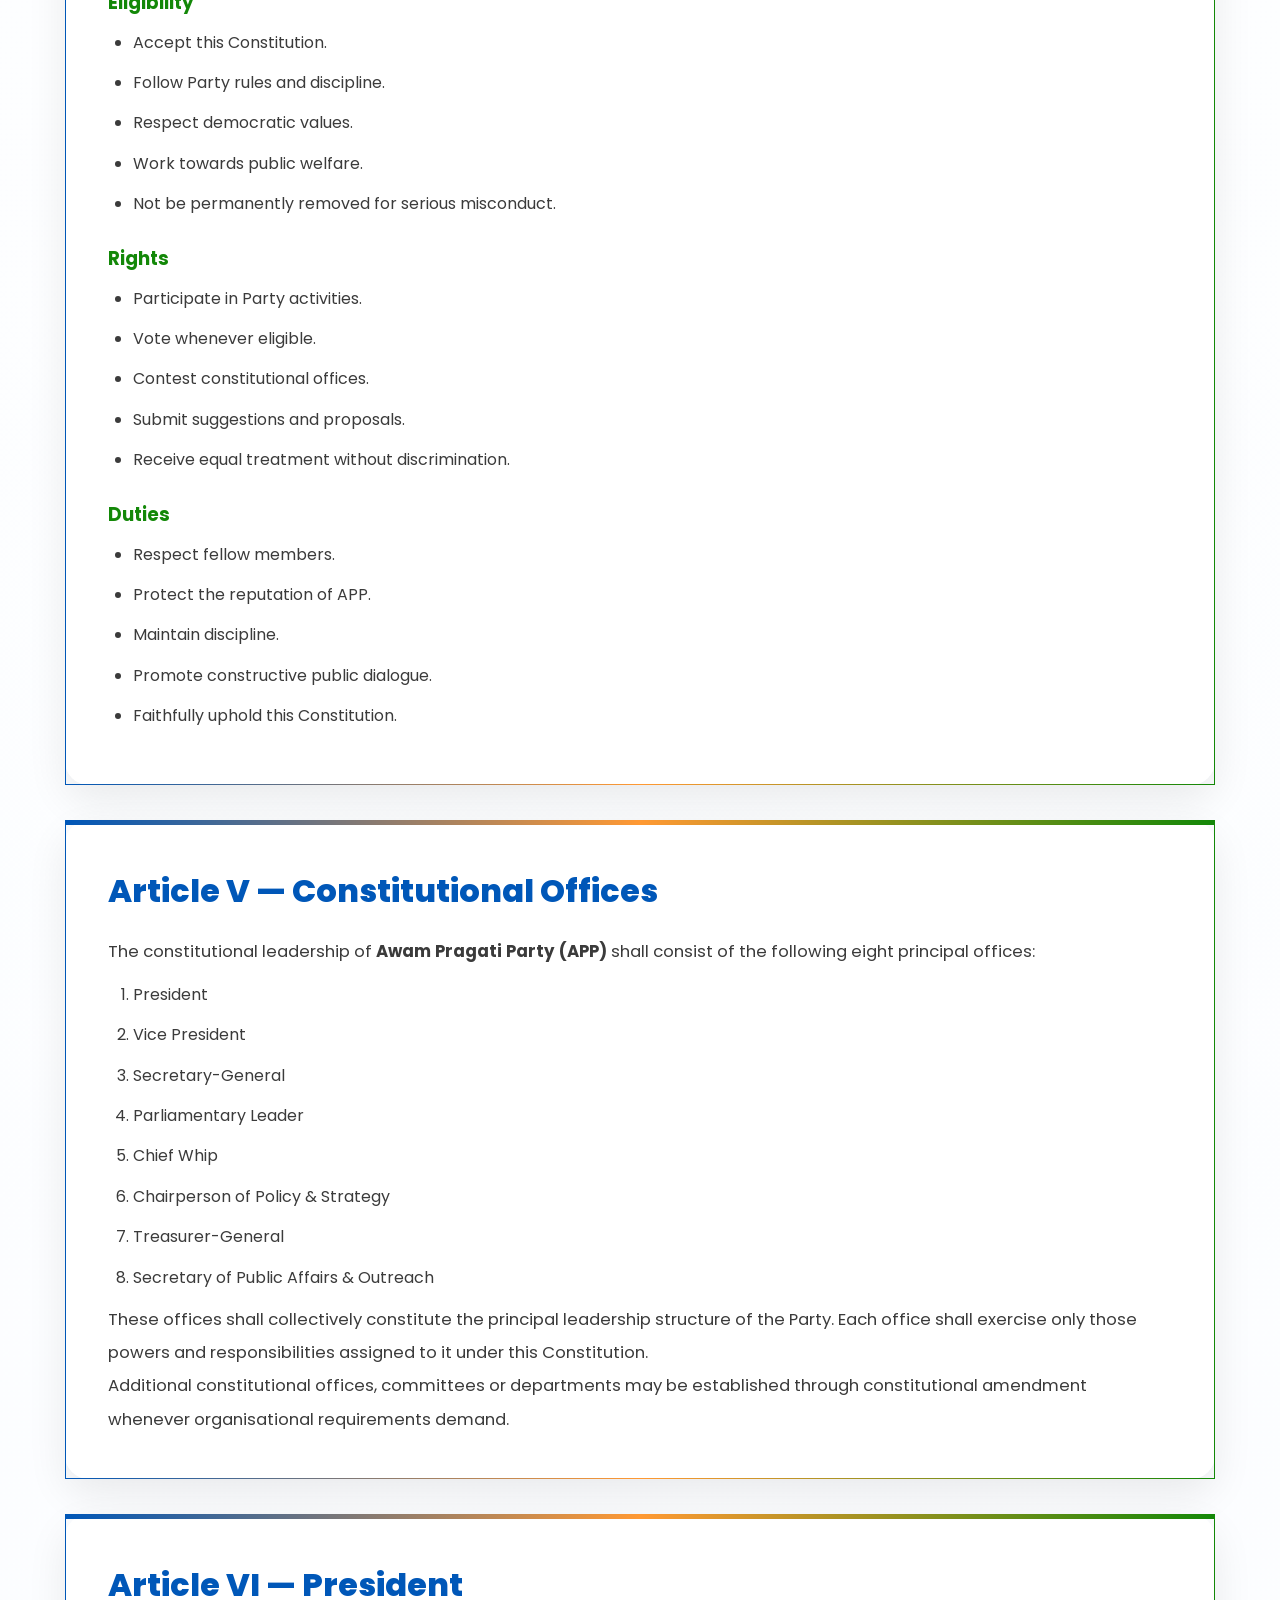
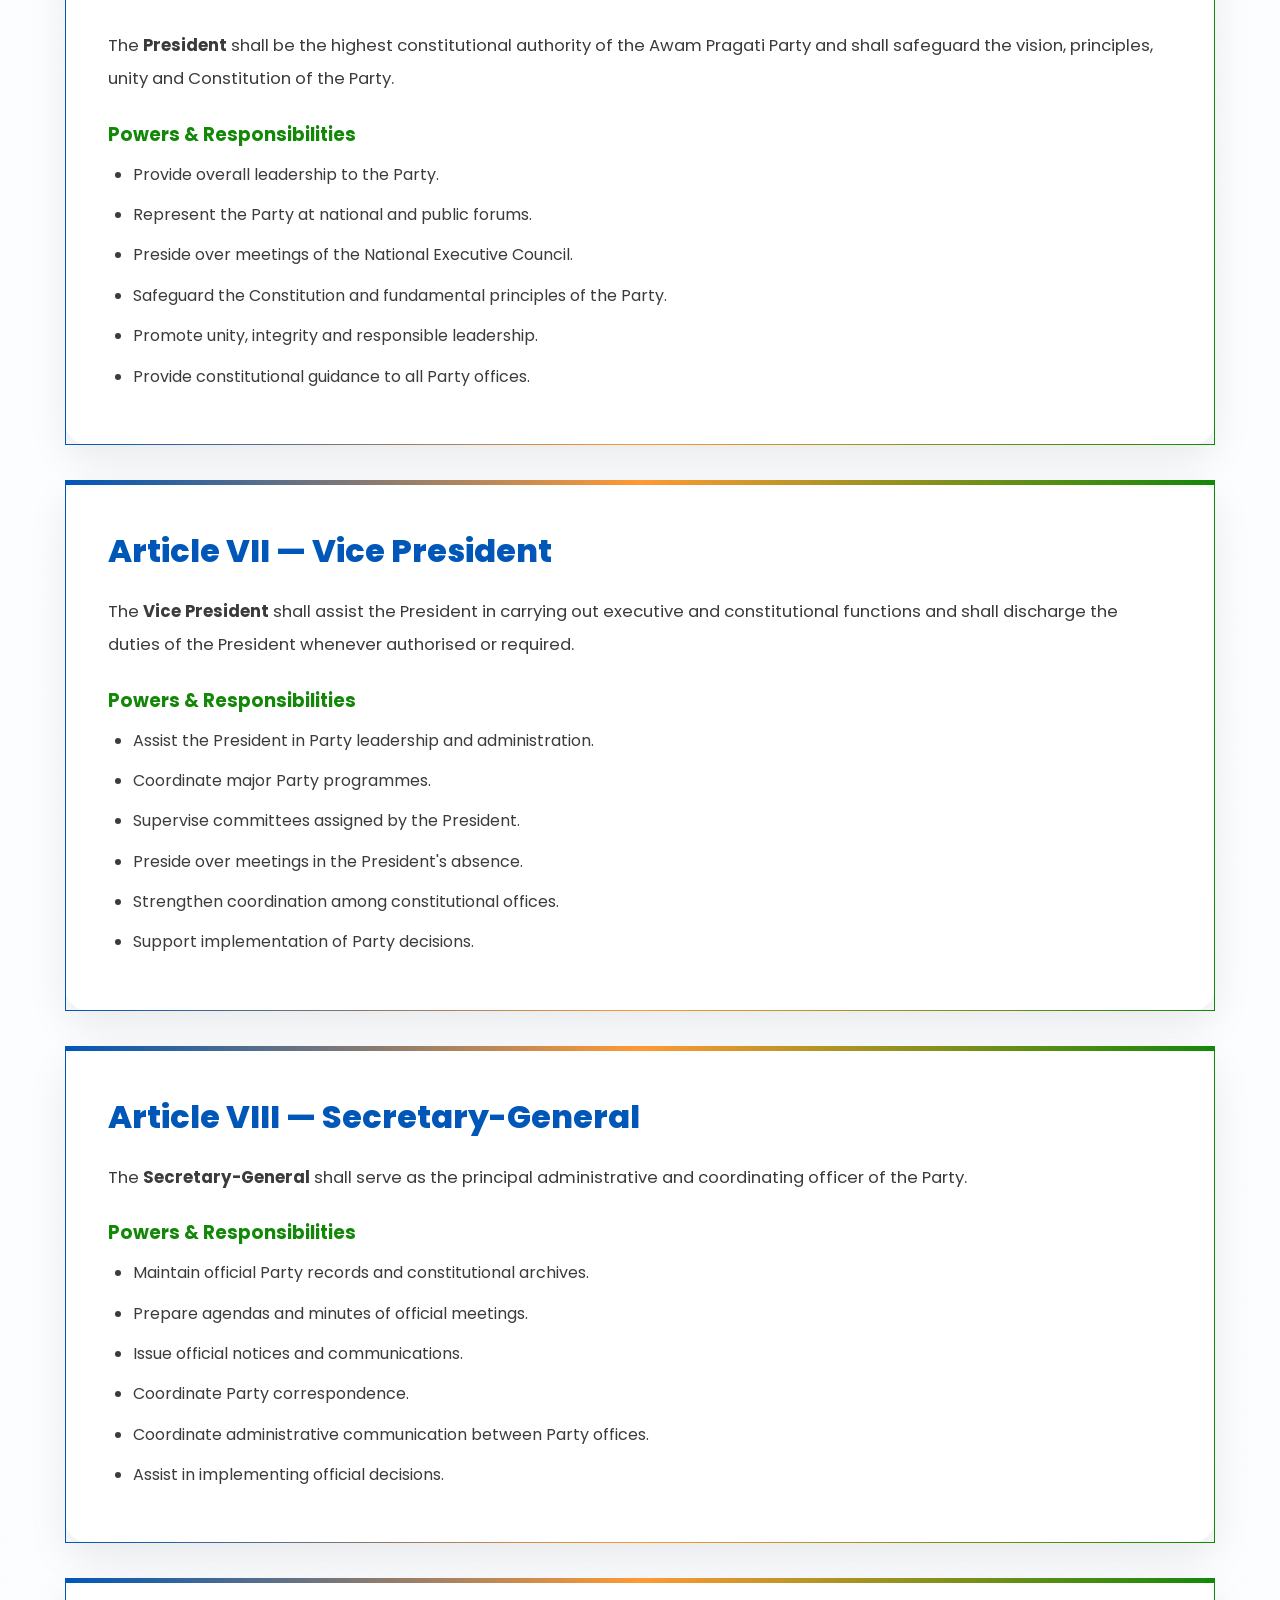
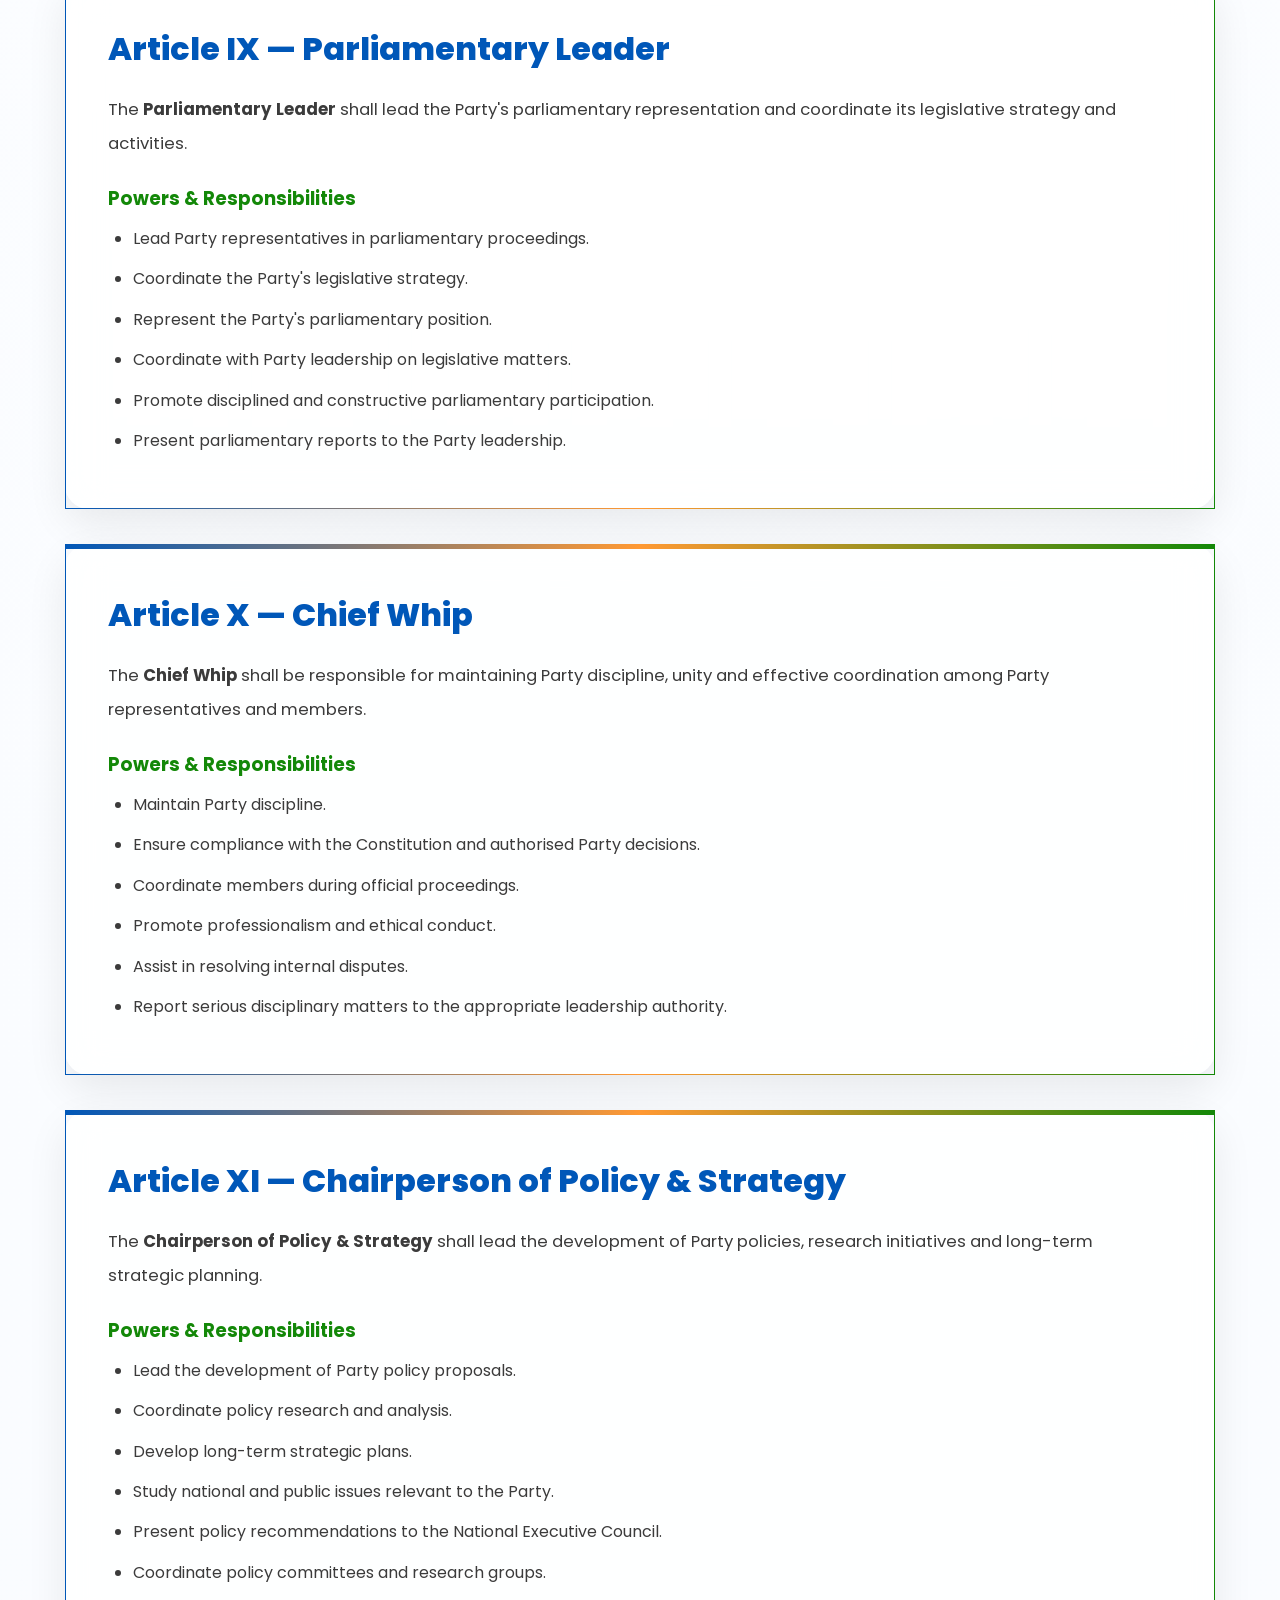
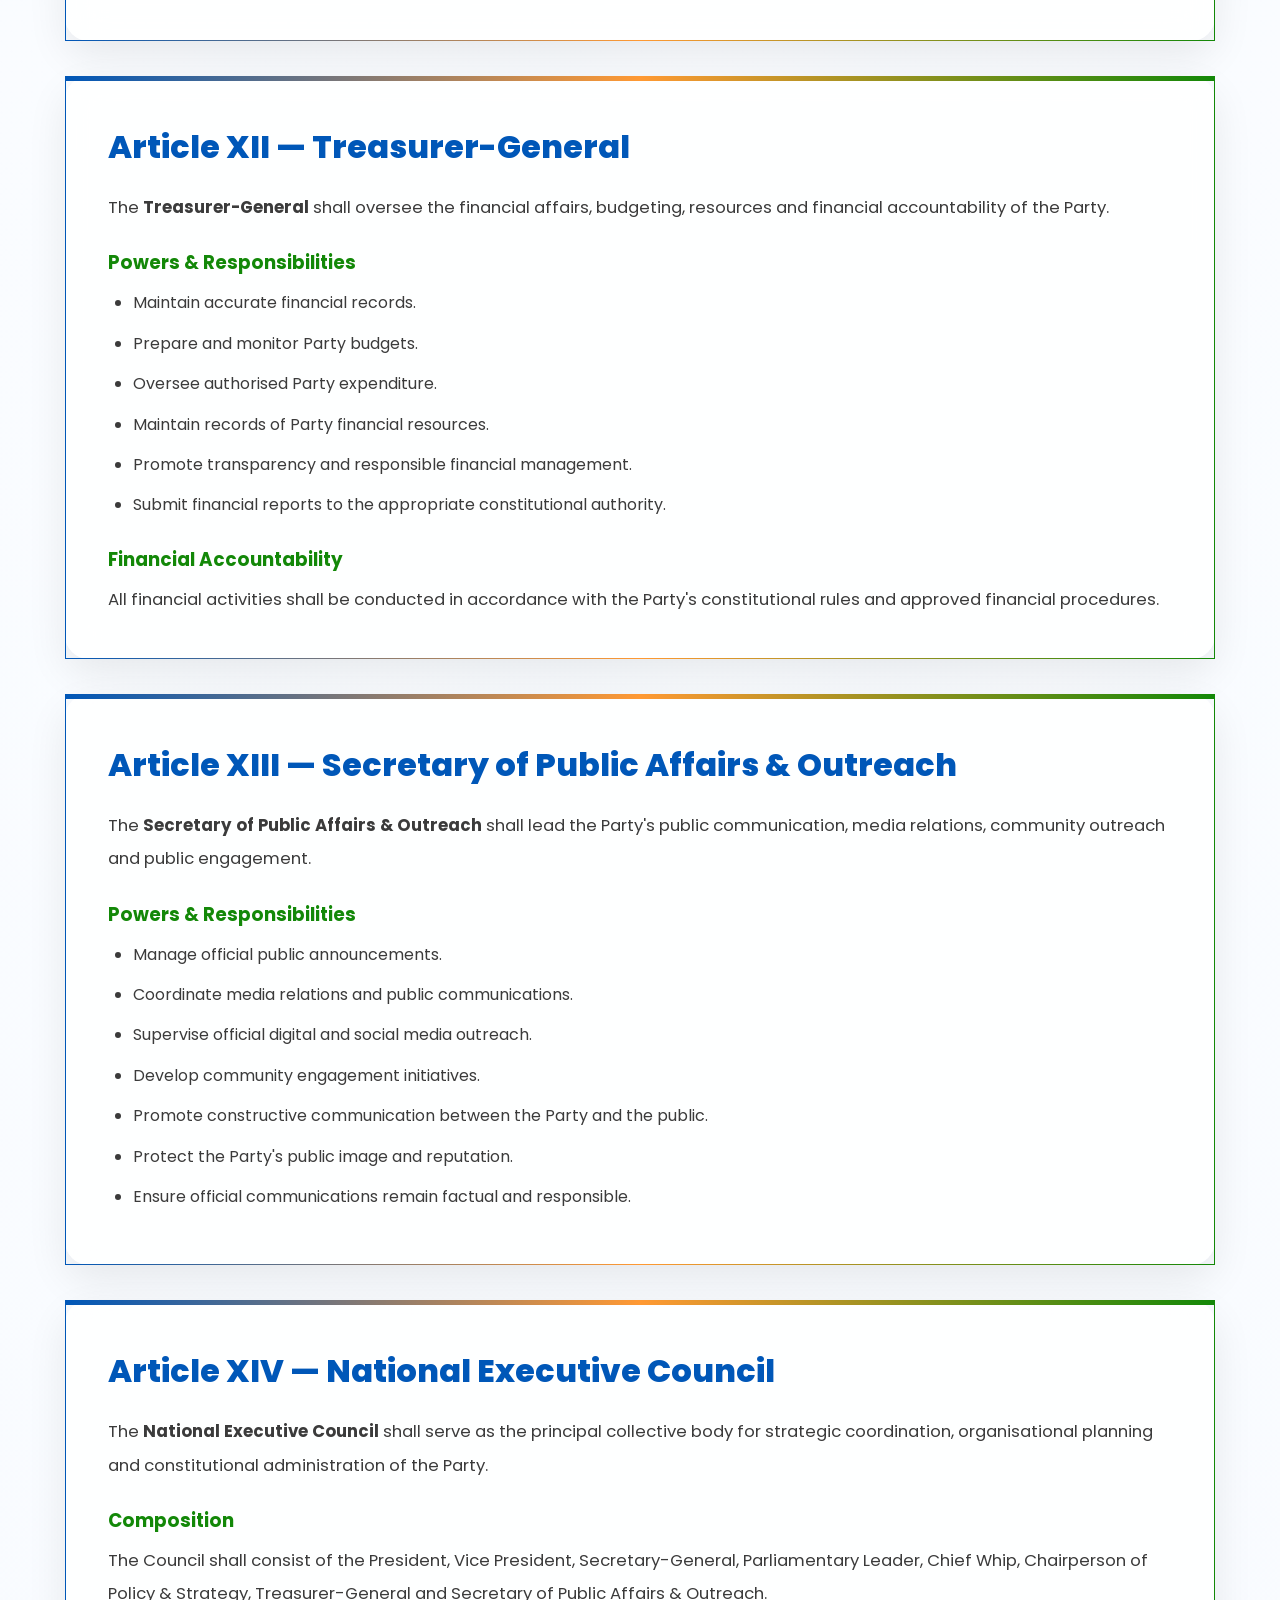
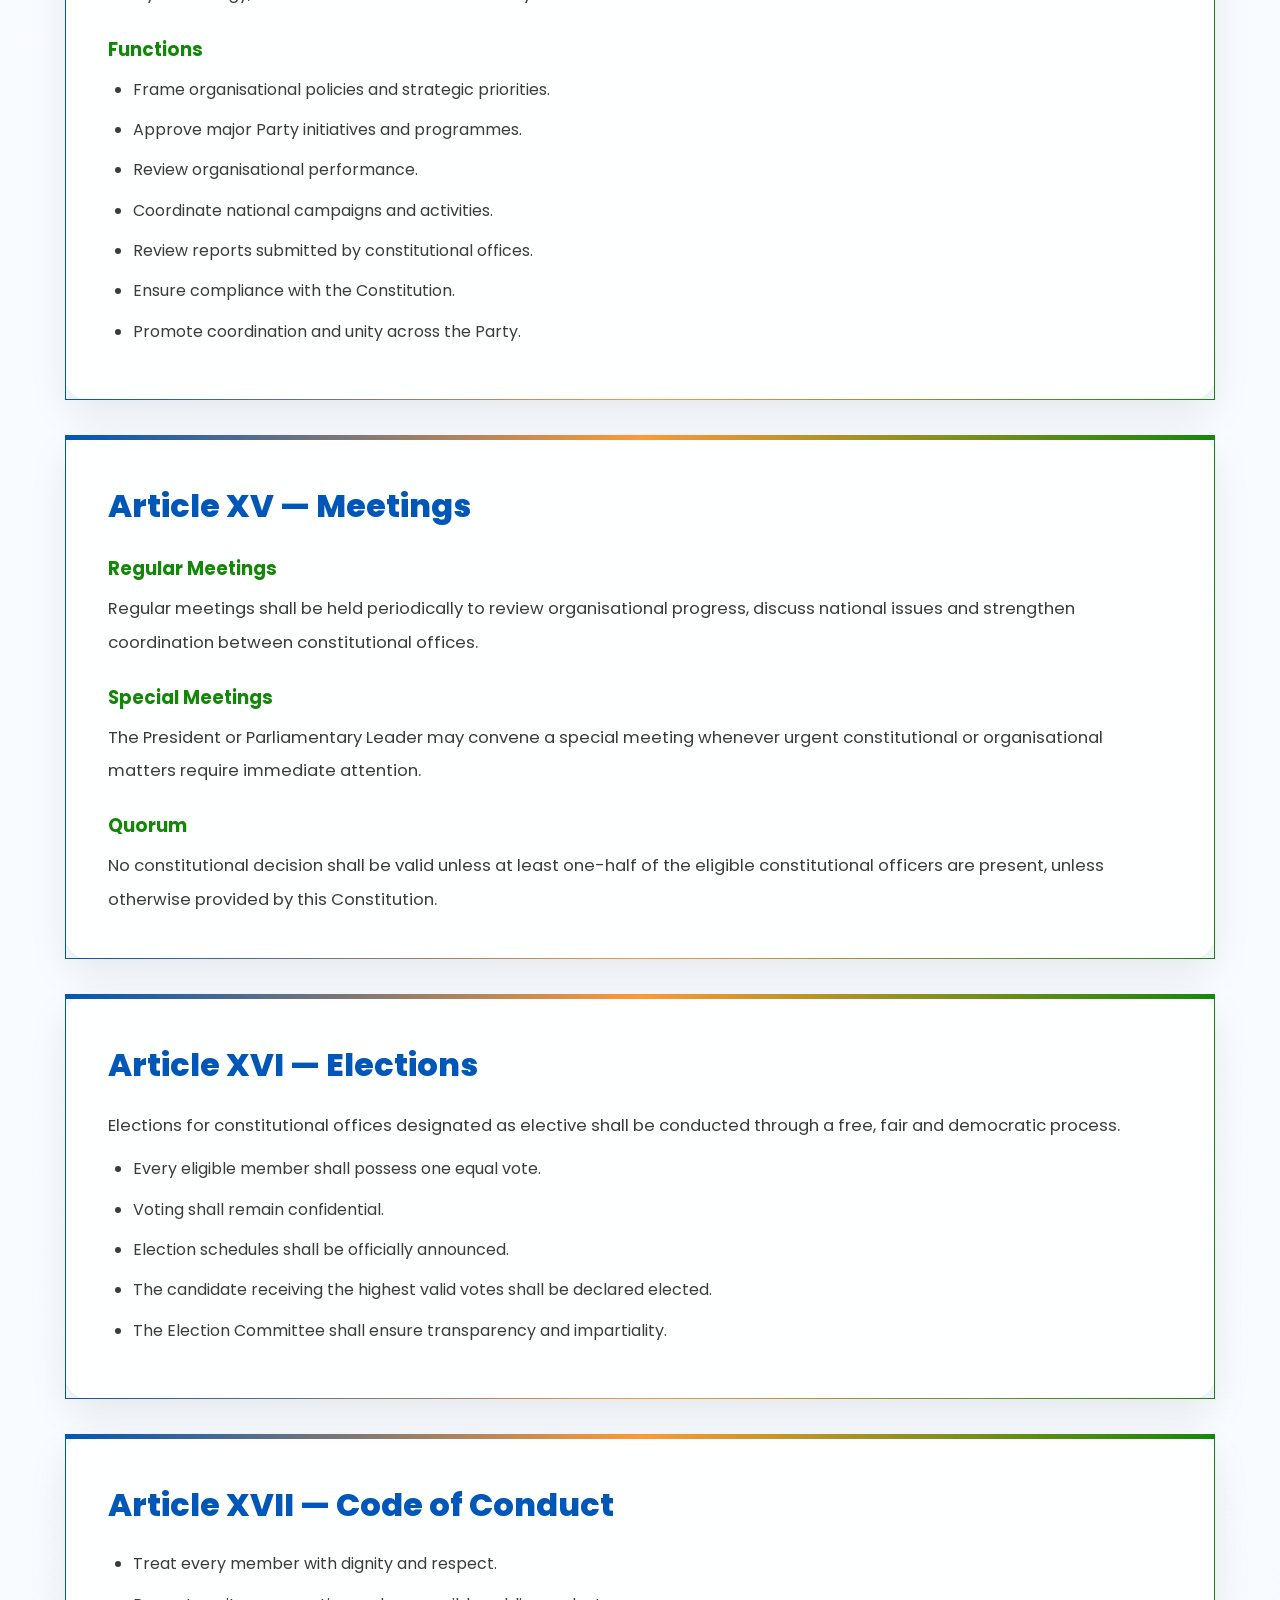
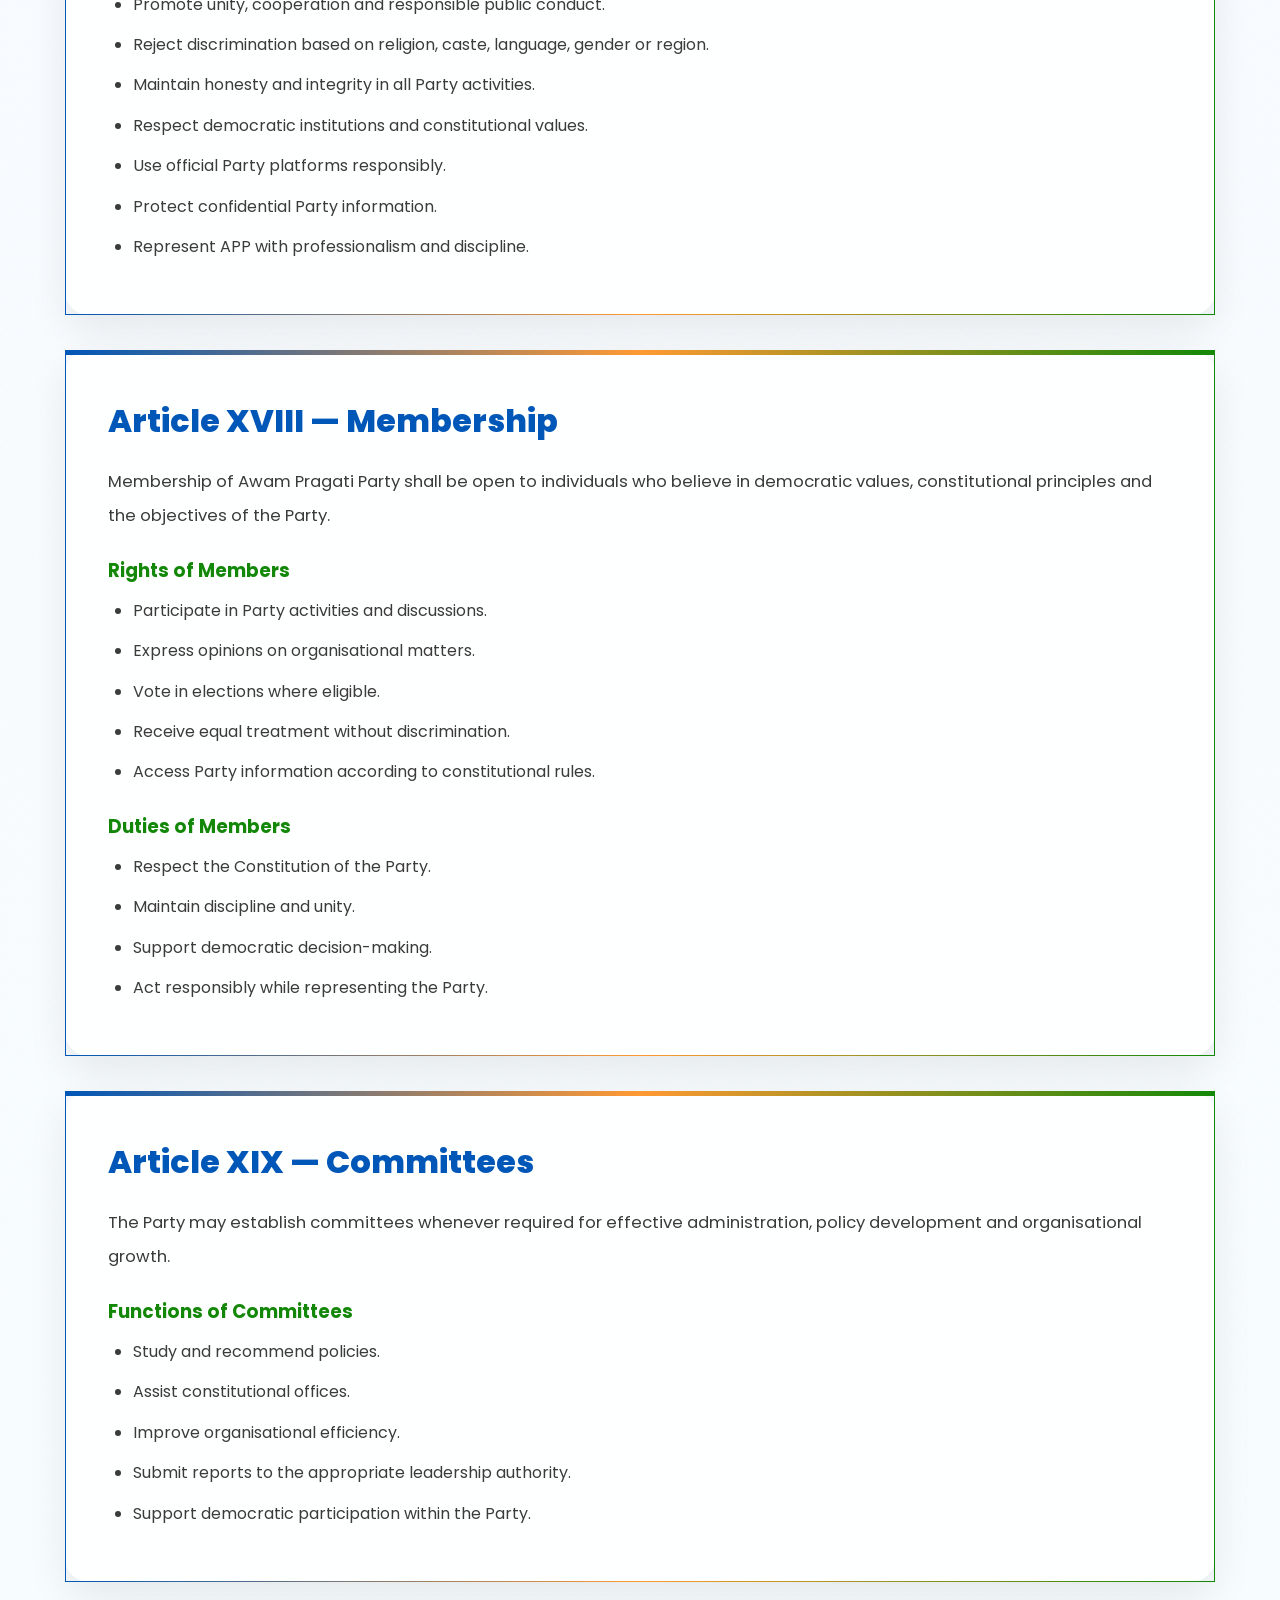
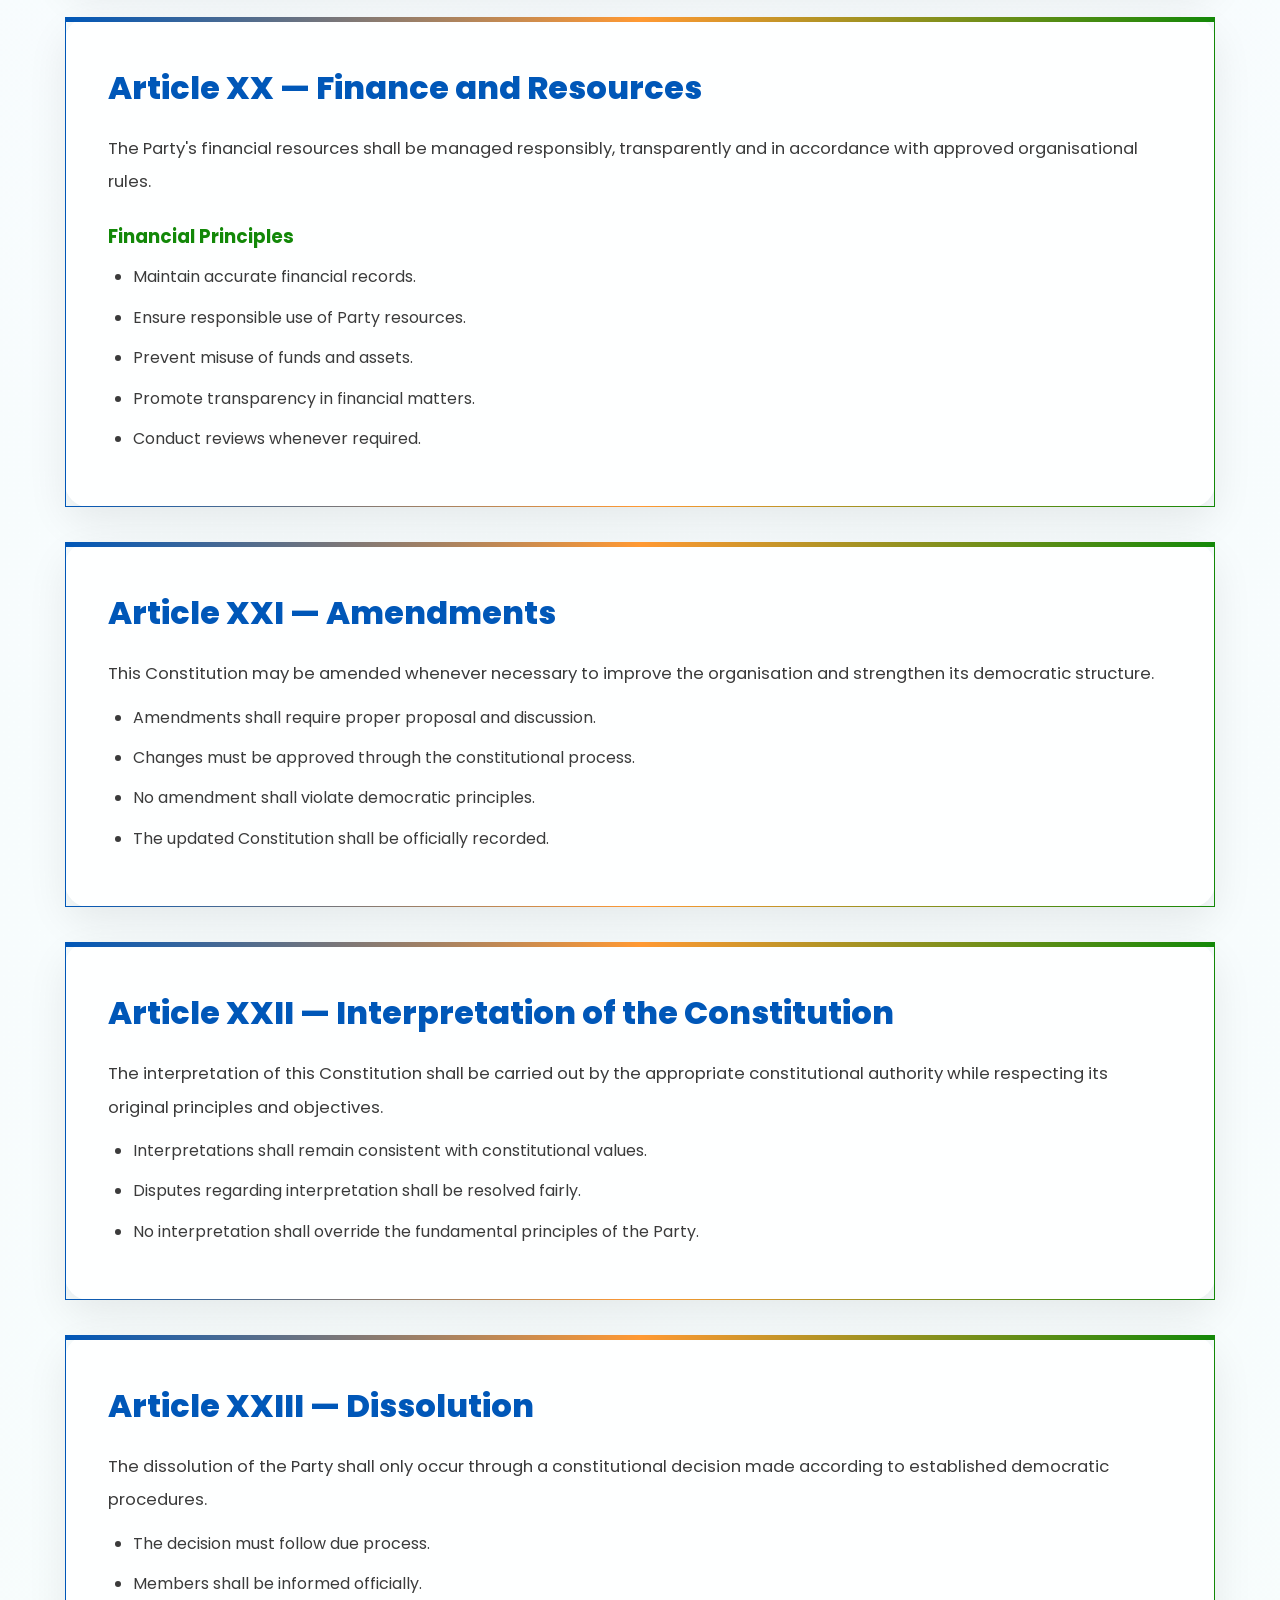
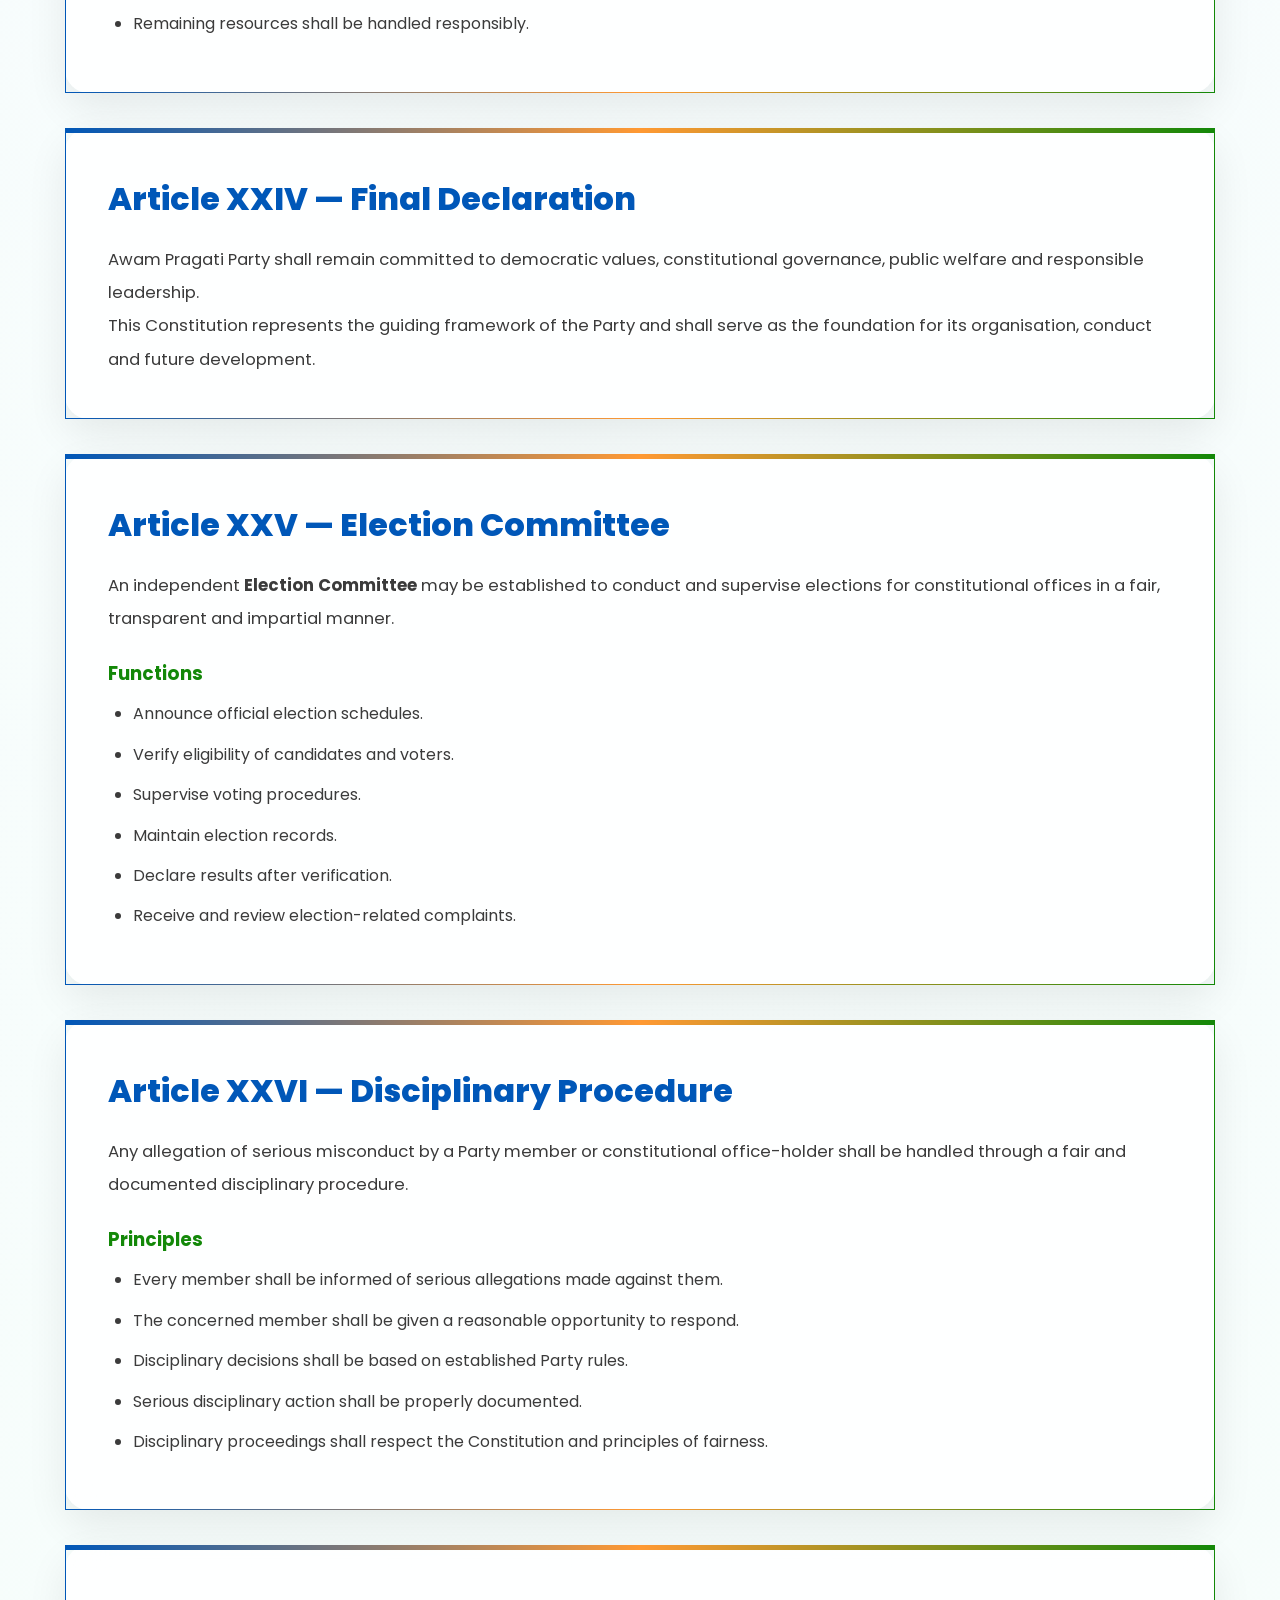
<file: constitution.html>
<!DOCTYPE html>
<html lang="en">

<head>

<meta charset="UTF-8">
<meta name="viewport" content="width=device-width, initial-scale=1.0">

<title>Constitution | Awam Pragati Party</title>

<link rel="preconnect" href="https://fonts.googleapis.com">
<link rel="preconnect" href="https://fonts.gstatic.com" crossorigin>

<link href="https://fonts.googleapis.com/css2?family=Poppins:wght@300;400;500;600;700;800&display=swap" rel="stylesheet">

<style>

*{
margin:0;
padding:0;
box-sizing:border-box;
}

html{
scroll-behavior:smooth;
}

:root{

--blue:#0057B8;
--saffron:#FF9933;
--green:#138808;

--blue-dark:#003E85;
--saffron-dark:#E57E10;
--green-dark:#0F6C06;

--text:#3b3b3b;
--white:#ffffff;

--glass:rgba(255,255,255,.82);

}

body{

font-family:'Poppins',sans-serif;

background:
linear-gradient(
180deg,
#ffffff,
#f8fbff,
#f5fff8
);

overflow-x:hidden;

color:var(--text);

}

/* ============================
SCROLLBAR
============================ */

::-webkit-scrollbar{
width:10px;
}

::-webkit-scrollbar-thumb{

background:
linear-gradient(
180deg,
var(--blue),
var(--saffron),
var(--green)
);

border-radius:100px;

}

/* ============================
PROGRESS BAR
============================ */

#progress{

position:fixed;

top:0;
left:0;

height:4px;

width:0;

background:
linear-gradient(
90deg,
var(--blue),
var(--saffron),
var(--green)
);

z-index:999999;

}

/* ============================
PARTICLES
============================ */

#particles{

position:fixed;

inset:0;

z-index:-5;

pointer-events:none;

}

/* ============================
HEADER
============================ */

header{

position:fixed;

top:0;
left:0;

width:100%;

background:rgba(255,255,255,.88);

backdrop-filter:blur(18px);

border-bottom:1px solid rgba(0,0,0,.05);

box-shadow:0 10px 35px rgba(0,0,0,.05);

z-index:9999;

}

nav{

max-width:1280px;

height:82px;

margin:auto;

padding:0 30px;

display:flex;

justify-content:space-between;

align-items:center;

}

.logo{

display:flex;

align-items:center;

gap:15px;

text-decoration:none;

}

.logo img{

width:54px;
height:54px;

object-fit:contain;

}

.logo span{

font-size:1.8rem;

font-weight:800;

background:
linear-gradient(
90deg,
var(--blue),
var(--saffron),
var(--green)
);

-webkit-background-clip:text;

color:transparent;

letter-spacing:.5px;

}

nav ul{

display:flex;

gap:35px;

list-style:none;

}

nav ul a{

position:relative;

text-decoration:none;

font-weight:700;

color:#2d2d2d;

transition:.35s;

}

nav ul a:hover{

color:var(--blue);

}

nav ul a::after{

content:"";

position:absolute;

left:0;

bottom:-7px;

width:0;

height:3px;

border-radius:50px;

background:
linear-gradient(
90deg,
var(--blue),
var(--saffron),
var(--green)
);

transition:.35s;

}

nav ul a:hover::after{

width:100%;

}

/* ============================
HERO
============================ */

.hero{

position:relative;

display:flex;

justify-content:center;

align-items:center;

text-align:center;

padding:170px 20px 120px;

overflow:hidden;

}

.hero::before{

content:"";

position:absolute;

inset:0;

background:

linear-gradient(
rgba(255,255,255,.93),
rgba(255,255,255,.95)
),

url("logo.png") center/360px no-repeat;

opacity:.12;

animation:logoFloat 12s ease-in-out infinite;

}

@keyframes logoFloat{

0%,100%{

transform:translateY(0) scale(1);

}

50%{

transform:translateY(-15px) scale(1.05);

}

}

.hero-content{

position:relative;

z-index:2;

max-width:950px;

}

.hero h1{

font-size:4.8rem;

font-weight:800;

line-height:1.08;

background:
linear-gradient(
90deg,
var(--blue),
var(--saffron),
var(--green)
);

-webkit-background-clip:text;

color:transparent;

}

.hero p{

margin-top:25px;

font-size:1.18rem;

line-height:1.9;

color:#5c5c5c;

}

.hero-btn{

display:inline-block;

margin-top:40px;

padding:18px 46px;

border-radius:50px;

background:
linear-gradient(
90deg,
var(--blue),
var(--saffron),
var(--green)
);

color:white;

text-decoration:none;

font-weight:700;

transition:.35s;

box-shadow:0 18px 40px rgba(0,0,0,.15);

}

.hero-btn:hover{

transform:translateY(-6px);

box-shadow:0 22px 55px rgba(0,0,0,.20);

}

/* ============================
COMMON
============================ */

section{

padding:90px 20px;

}

.container{

max-width:1150px;

margin:auto;

}

.title{

text-align:center;

font-size:2.8rem;

margin-bottom:50px;

font-weight:800;

background:
linear-gradient(
90deg,
var(--blue),
var(--saffron),
var(--green)
);

-webkit-background-clip:text;

color:transparent;

}
/* ==========================================
ARTICLE CARDS
========================================== */

.article{

background:var(--glass);

backdrop-filter:blur(18px);

border:1px solid rgba(0,0,0,.06);

border-top:5px solid transparent;

border-image:linear-gradient(
90deg,
var(--blue),
var(--saffron),
var(--green)
) 1;

border-radius:24px;

padding:42px;

margin-bottom:35px;

box-shadow:
0 15px 40px rgba(0,0,0,.08);

transition:
transform .35s,
box-shadow .35s;

}

.article:hover{

transform:translateY(-8px);

box-shadow:
0 28px 60px rgba(0,0,0,.12);

}

.article h2{

margin-bottom:20px;

font-size:2rem;

font-weight:800;

color:var(--blue);

}

.article h3{

margin-top:25px;

margin-bottom:10px;

font-size:1.15rem;

color:var(--green);

}

.article p{

line-height:2;

font-size:1.04rem;

color:var(--text);

}

.article ul,
.article ol{

margin-top:12px;

padding-left:25px;

}

.article li{

margin:10px 0;

line-height:1.9;

color:var(--text);

}

/* ==========================================
REVEAL ANIMATION
========================================== */

.reveal{

opacity:0;

transform:translateY(70px);

transition:
opacity .9s ease,
transform .9s ease;

}

.reveal.active{

opacity:1;

transform:none;

}

/* ==========================================
RETURN BUTTON
========================================== */

.home-section{

text-align:center;

padding:45px 20px 70px;

}

.home-btn{

display:inline-flex;

align-items:center;

justify-content:center;

padding:18px 48px;

border-radius:50px;

font-weight:700;

text-decoration:none;

color:#fff;

background:
linear-gradient(
90deg,
var(--blue),
var(--saffron),
var(--green)
);

transition:.35s;

box-shadow:0 15px 35px rgba(0,0,0,.15);

}

.home-btn:hover{

transform:translateY(-6px) scale(1.04);

box-shadow:0 22px 50px rgba(0,0,0,.20);

}

/* ==========================================
FOOTER
========================================== */

footer{

background:
linear-gradient(
135deg,
var(--blue),
var(--saffron),
var(--green)
);

padding:60px 20px;

text-align:center;

color:#fff;

}

footer h2{

font-size:2.1rem;

font-weight:800;

margin-bottom:12px;

}

footer p{

line-height:1.8;

}

/* ==========================================
RESPONSIVE
========================================== */

@media(max-width:900px){

nav{

height:auto;

padding:18px;

flex-direction:column;

gap:18px;

}

.logo span{

font-size:1.35rem;

}

.logo img{

width:44px;
height:44px;

}

nav ul{

flex-wrap:wrap;

justify-content:center;

gap:18px;

}

.hero{

padding:150px 20px 90px;

}

.hero h1{

font-size:3rem;

}

.hero p{

font-size:1rem;

}

.hero::before{

background:

linear-gradient(
rgba(255,255,255,.95),
rgba(255,255,255,.96)
),

url("logo.png") center/230px no-repeat;

}

.article{

padding:28px;

}

.title{

font-size:2.2rem;

}

}

</style>

</head>

<body>

<div id="progress"></div>

<canvas id="particles"></canvas>

<header>

<nav>

<a href="index.html" class="logo">

<img src="logo.png" alt="APP Logo">

<span>AWAM PRAGATI PARTY</span>

</a>

<ul>

<li><a href="index.html">Home</a></li>

<li><a href="#preamble">Preamble</a></li>

<li><a href="#articles">Articles</a></li>

<li><a href="#oath">Oath</a></li>

</ul>

</nav>

</header>

<section class="hero">

<div class="hero-content">

<h1>Constitution of<br>Awam Pragati Party</h1>

<p>

The supreme governing document of Awam Pragati Party,
establishing democratic values,
constitutional governance,
transparency,
public service,
national unity
and responsible leadership.

</p>

<a href="#preamble" class="hero-btn">

Read Constitution

</a>

</div>

</section>

<section id="preamble" class="reveal">

<div class="container">

<h2 class="title">

Preamble

</h2>

<div class="article">

<p>

We, the members of <strong>Awam Pragati Party (APP)</strong>,
unite ourselves to uphold the Constitution of India,
strengthen democracy,
promote equality,
encourage public participation,
protect national unity,
and work for the progress and welfare of every citizen.

</p>

<p>

This Constitution establishes the organisational framework,
rights,
duties,
leadership,
principles and democratic procedures that shall govern the Party.

</p>

</div>

</div>

</section>

<section id="articles">

<div class="container">

<h2 class="title">

Articles

</h2>
<!-- ARTICLE I -->

<div class="article reveal">

<h2>Article I — Name & Identity</h2>

<h3>Section 1 — Official Name</h3>

<p>
The official name of the organisation shall be
<strong>Awam Pragati Party (APP)</strong>.
</p>

<h3>Section 2 — Motto</h3>

<p>

<strong>जन की आवाज • राष्ट्र की प्रगति</strong>

</p>

<h3>Section 3 — Nature</h3>

<p>

Awam Pragati Party shall function as a democratic political organisation
committed to constitutional governance, national unity, transparency,
social justice, public participation and sustainable development.

</p>

<h3>Section 4 — Official Language</h3>

<p>

English and Hindi shall remain the principal working languages of the
organisation. Regional languages may also be used whenever appropriate.

</p>

</div>

<!-- ARTICLE II -->

<div class="article reveal">

<h2>Article II — Fundamental Principles</h2>

<ul>

<li>Respect for the Constitution of India.</li>

<li>Democracy and rule of law.</li>

<li>Equality before every citizen.</li>

<li>No discrimination on religion, caste, language, gender or region.</li>

<li>Transparency and accountability.</li>

<li>Peaceful democratic participation.</li>

<li>Evidence-based policymaking.</li>

<li>National unity and inclusive development.</li>

</ul>

</div>

<!-- ARTICLE III -->

<div class="article reveal">

<h2>Article III — Objectives</h2>

<ul>

<li>Strengthen democratic participation.</li>

<li>Promote constitutional awareness.</li>

<li>Ensure transparent governance.</li>

<li>Promote education and employment.</li>

<li>Encourage innovation and technology.</li>

<li>Support sustainable development.</li>

<li>Protect national unity.</li>

<li>Promote equal opportunities for all citizens.</li>

</ul>

</div>

<!-- ARTICLE IV -->

<div class="article reveal">

<h2>Article IV — Membership</h2>

<h3>Eligibility</h3>

<ul>

<li>Accept this Constitution.</li>

<li>Follow Party rules and discipline.</li>

<li>Respect democratic values.</li>

<li>Work towards public welfare.</li>

<li>Not be permanently removed for serious misconduct.</li>

</ul>

<h3>Rights</h3>

<ul>

<li>Participate in Party activities.</li>

<li>Vote whenever eligible.</li>

<li>Contest constitutional offices.</li>

<li>Submit suggestions and proposals.</li>

<li>Receive equal treatment without discrimination.</li>

</ul>

<h3>Duties</h3>

<ul>

<li>Respect fellow members.</li>

<li>Protect the reputation of APP.</li>

<li>Maintain discipline.</li>

<li>Promote constructive public dialogue.</li>

<li>Faithfully uphold this Constitution.</li>

</ul>

</div>

<!-- ARTICLE V -->

<div class="article reveal">

<h2>Article V — Constitutional Offices</h2>

<p>

The constitutional leadership of <strong>Awam Pragati Party (APP)</strong>
shall consist of the following eight principal offices:

</p>

<ol>

<li>President</li>

<li>Vice President</li>

<li>Secretary-General</li>

<li>Parliamentary Leader</li>

<li>Chief Whip</li>

<li>Chairperson of Policy &amp; Strategy</li>

<li>Treasurer-General</li>

<li>Secretary of Public Affairs &amp; Outreach</li>

</ol>

<p>

These offices shall collectively constitute the principal leadership
structure of the Party. Each office shall exercise only those powers
and responsibilities assigned to it under this Constitution.

</p>

<p>

Additional constitutional offices, committees or departments may be
established through constitutional amendment whenever organisational
requirements demand.

</p>

</div>


<!-- ARTICLE VI -->

<div class="article reveal">

<h2>Article VI — President</h2>

<p>
The <strong>President</strong> shall be the highest constitutional authority
of the Awam Pragati Party and shall safeguard the vision, principles, unity
and Constitution of the Party.
</p>

<h3>Powers &amp; Responsibilities</h3>

<ul>
<li>Provide overall leadership to the Party.</li>
<li>Represent the Party at national and public forums.</li>
<li>Preside over meetings of the National Executive Council.</li>
<li>Safeguard the Constitution and fundamental principles of the Party.</li>
<li>Promote unity, integrity and responsible leadership.</li>
<li>Provide constitutional guidance to all Party offices.</li>
</ul>

</div>


<!-- ARTICLE VII -->

<div class="article reveal">

<h2>Article VII — Vice President</h2>

<p>
The <strong>Vice President</strong> shall assist the President in carrying
out executive and constitutional functions and shall discharge the duties
of the President whenever authorised or required.
</p>

<h3>Powers &amp; Responsibilities</h3>

<ul>
<li>Assist the President in Party leadership and administration.</li>
<li>Coordinate major Party programmes.</li>
<li>Supervise committees assigned by the President.</li>
<li>Preside over meetings in the President's absence.</li>
<li>Strengthen coordination among constitutional offices.</li>
<li>Support implementation of Party decisions.</li>
</ul>

</div>


<!-- ARTICLE VIII -->

<div class="article reveal">

<h2>Article VIII — Secretary-General</h2>

<p>
The <strong>Secretary-General</strong> shall serve as the principal
administrative and coordinating officer of the Party.
</p>

<h3>Powers &amp; Responsibilities</h3>

<ul>
<li>Maintain official Party records and constitutional archives.</li>
<li>Prepare agendas and minutes of official meetings.</li>
<li>Issue official notices and communications.</li>
<li>Coordinate Party correspondence.</li>
<li>Coordinate administrative communication between Party offices.</li>
<li>Assist in implementing official decisions.</li>
</ul>

</div>


<!-- ARTICLE IX -->

<div class="article reveal">

<h2>Article IX — Parliamentary Leader</h2>

<p>
The <strong>Parliamentary Leader</strong> shall lead the Party's
parliamentary representation and coordinate its legislative strategy
and activities.
</p>

<h3>Powers &amp; Responsibilities</h3>

<ul>
<li>Lead Party representatives in parliamentary proceedings.</li>
<li>Coordinate the Party's legislative strategy.</li>
<li>Represent the Party's parliamentary position.</li>
<li>Coordinate with Party leadership on legislative matters.</li>
<li>Promote disciplined and constructive parliamentary participation.</li>
<li>Present parliamentary reports to the Party leadership.</li>
</ul>

</div>


<!-- ARTICLE X -->

<div class="article reveal">

<h2>Article X — Chief Whip</h2>

<p>
The <strong>Chief Whip</strong> shall be responsible for maintaining Party
discipline, unity and effective coordination among Party representatives
and members.
</p>

<h3>Powers &amp; Responsibilities</h3>

<ul>
<li>Maintain Party discipline.</li>
<li>Ensure compliance with the Constitution and authorised Party decisions.</li>
<li>Coordinate members during official proceedings.</li>
<li>Promote professionalism and ethical conduct.</li>
<li>Assist in resolving internal disputes.</li>
<li>Report serious disciplinary matters to the appropriate leadership authority.</li>
</ul>

</div>


<!-- ARTICLE XI -->

<div class="article reveal">

<h2>Article XI — Chairperson of Policy &amp; Strategy</h2>

<p>
The <strong>Chairperson of Policy &amp; Strategy</strong> shall lead the
development of Party policies, research initiatives and long-term
strategic planning.
</p>

<h3>Powers &amp; Responsibilities</h3>

<ul>
<li>Lead the development of Party policy proposals.</li>
<li>Coordinate policy research and analysis.</li>
<li>Develop long-term strategic plans.</li>
<li>Study national and public issues relevant to the Party.</li>
<li>Present policy recommendations to the National Executive Council.</li>
<li>Coordinate policy committees and research groups.</li>
</ul>

</div>


<!-- ARTICLE XII -->

<div class="article reveal">

<h2>Article XII — Treasurer-General</h2>

<p>
The <strong>Treasurer-General</strong> shall oversee the financial
affairs, budgeting, resources and financial accountability of the Party.
</p>

<h3>Powers &amp; Responsibilities</h3>

<ul>
<li>Maintain accurate financial records.</li>
<li>Prepare and monitor Party budgets.</li>
<li>Oversee authorised Party expenditure.</li>
<li>Maintain records of Party financial resources.</li>
<li>Promote transparency and responsible financial management.</li>
<li>Submit financial reports to the appropriate constitutional authority.</li>
</ul>

<h3>Financial Accountability</h3>

<p>
All financial activities shall be conducted in accordance with the
Party's constitutional rules and approved financial procedures.
</p>

</div>


<!-- ARTICLE XIII -->

<div class="article reveal">

<h2>Article XIII — Secretary of Public Affairs &amp; Outreach</h2>

<p>
The <strong>Secretary of Public Affairs &amp; Outreach</strong> shall
lead the Party's public communication, media relations, community
outreach and public engagement.
</p>

<h3>Powers &amp; Responsibilities</h3>

<ul>
<li>Manage official public announcements.</li>
<li>Coordinate media relations and public communications.</li>
<li>Supervise official digital and social media outreach.</li>
<li>Develop community engagement initiatives.</li>
<li>Promote constructive communication between the Party and the public.</li>
<li>Protect the Party's public image and reputation.</li>
<li>Ensure official communications remain factual and responsible.</li>
</ul>

</div>


<!-- ARTICLE XIV -->

<div class="article reveal">

<h2>Article XIV — National Executive Council</h2>

<p>
The <strong>National Executive Council</strong> shall serve as the
principal collective body for strategic coordination, organisational
planning and constitutional administration of the Party.
</p>

<h3>Composition</h3>

<p>
The Council shall consist of the President, Vice President,
Secretary-General, Parliamentary Leader, Chief Whip, Chairperson of
Policy &amp; Strategy, Treasurer-General and Secretary of Public Affairs
&amp; Outreach.
</p>

<h3>Functions</h3>

<ul>
<li>Frame organisational policies and strategic priorities.</li>
<li>Approve major Party initiatives and programmes.</li>
<li>Review organisational performance.</li>
<li>Coordinate national campaigns and activities.</li>
<li>Review reports submitted by constitutional offices.</li>
<li>Ensure compliance with the Constitution.</li>
<li>Promote coordination and unity across the Party.</li>
</ul>

</div>


<!-- ARTICLE XV -->

<div class="article reveal">

<h2>Article XV — Meetings</h2>

<h3>Regular Meetings</h3>

<p>

Regular meetings shall be held periodically to review organisational
progress, discuss national issues and strengthen coordination between
constitutional offices.

</p>

<h3>Special Meetings</h3>

<p>

The President or Parliamentary Leader may convene a special meeting
whenever urgent constitutional or organisational matters require
immediate attention.

</p>

<h3>Quorum</h3>

<p>

No constitutional decision shall be valid unless at least one-half of
the eligible constitutional officers are present, unless otherwise
provided by this Constitution.

</p>

</div>

<!-- ARTICLE XVI -->

<div class="article reveal">

<h2>Article XVI — Elections</h2>

<p>

Elections for constitutional offices designated as elective shall be
conducted through a free, fair and democratic process.

</p>

<ul>

<li>Every eligible member shall possess one equal vote.</li>

<li>Voting shall remain confidential.</li>

<li>Election schedules shall be officially announced.</li>

<li>The candidate receiving the highest valid votes shall be declared elected.</li>

<li>The Election Committee shall ensure transparency and impartiality.</li>

</ul>

</div>

<!-- ARTICLE XVII -->

<div class="article reveal">

<h2>Article XVII — Code of Conduct</h2>

<ul>

<li>Treat every member with dignity and respect.</li>

<li>Promote unity, cooperation and responsible public conduct.</li>

<li>Reject discrimination based on religion, caste, language, gender or region.</li>

<li>Maintain honesty and integrity in all Party activities.</li>

<li>Respect democratic institutions and constitutional values.</li>

<li>Use official Party platforms responsibly.</li>

<li>Protect confidential Party information.</li>

<li>Represent APP with professionalism and discipline.</li>

</ul>

</div>
<!-- ARTICLE XVIII -->

<div class="article reveal">

<h2>Article XVIII — Membership</h2>

<p>

Membership of Awam Pragati Party shall be open to individuals who
believe in democratic values, constitutional principles and the
objectives of the Party.

</p>

<h3>Rights of Members</h3>

<ul>

<li>Participate in Party activities and discussions.</li>

<li>Express opinions on organisational matters.</li>

<li>Vote in elections where eligible.</li>

<li>Receive equal treatment without discrimination.</li>

<li>Access Party information according to constitutional rules.</li>

</ul>

<h3>Duties of Members</h3>

<ul>

<li>Respect the Constitution of the Party.</li>

<li>Maintain discipline and unity.</li>

<li>Support democratic decision-making.</li>

<li>Act responsibly while representing the Party.</li>

</ul>

</div>


<!-- ARTICLE XIX -->

<div class="article reveal">

<h2>Article XIX — Committees</h2>

<p>

The Party may establish committees whenever required for effective
administration, policy development and organisational growth.

</p>

<h3>Functions of Committees</h3>

<ul>

<li>Study and recommend policies.</li>

<li>Assist constitutional offices.</li>

<li>Improve organisational efficiency.</li>

<li>Submit reports to the appropriate leadership authority.</li>

<li>Support democratic participation within the Party.</li>

</ul>

</div>


<!-- ARTICLE XX -->

<div class="article reveal">

<h2>Article XX — Finance and Resources</h2>

<p>

The Party's financial resources shall be managed responsibly,
transparently and in accordance with approved organisational rules.

</p>

<h3>Financial Principles</h3>

<ul>

<li>Maintain accurate financial records.</li>

<li>Ensure responsible use of Party resources.</li>

<li>Prevent misuse of funds and assets.</li>

<li>Promote transparency in financial matters.</li>

<li>Conduct reviews whenever required.</li>

</ul>

</div>


<!-- ARTICLE XXI -->

<div class="article reveal">

<h2>Article XXI — Amendments</h2>

<p>

This Constitution may be amended whenever necessary to improve the
organisation and strengthen its democratic structure.

</p>

<ul>

<li>Amendments shall require proper proposal and discussion.</li>

<li>Changes must be approved through the constitutional process.</li>

<li>No amendment shall violate democratic principles.</li>

<li>The updated Constitution shall be officially recorded.</li>

</ul>

</div>


<!-- ARTICLE XXII -->

<div class="article reveal">

<h2>Article XXII — Interpretation of the Constitution</h2>

<p>

The interpretation of this Constitution shall be carried out by the
appropriate constitutional authority while respecting its original
principles and objectives.

</p>

<ul>

<li>Interpretations shall remain consistent with constitutional values.</li>

<li>Disputes regarding interpretation shall be resolved fairly.</li>

<li>No interpretation shall override the fundamental principles of the Party.</li>

</ul>

</div>


<!-- ARTICLE XXIII -->

<div class="article reveal">

<h2>Article XXIII — Dissolution</h2>

<p>

The dissolution of the Party shall only occur through a constitutional
decision made according to established democratic procedures.

</p>

<ul>

<li>The decision must follow due process.</li>

<li>Members shall be informed officially.</li>

<li>Remaining resources shall be handled responsibly.</li>

</ul>

</div>


<!-- ARTICLE XXIV -->

<div class="article reveal">

<h2>Article XXIV — Final Declaration</h2>

<p>

Awam Pragati Party shall remain committed to democratic values,
constitutional governance, public welfare and responsible leadership.

</p>

<p>

This Constitution represents the guiding framework of the Party and
shall serve as the foundation for its organisation, conduct and future
development.

</p>

</div>
<!-- ARTICLE XXV -->

<div class="article reveal">

<h2>Article XXV — Election Committee</h2>

<p>

An independent <strong>Election Committee</strong> may be established
to conduct and supervise elections for constitutional offices in a
fair, transparent and impartial manner.

</p>

<h3>Functions</h3>

<ul>

<li>Announce official election schedules.</li>

<li>Verify eligibility of candidates and voters.</li>

<li>Supervise voting procedures.</li>

<li>Maintain election records.</li>

<li>Declare results after verification.</li>

<li>Receive and review election-related complaints.</li>

</ul>

</div>


<!-- ARTICLE XXVI -->

<div class="article reveal">

<h2>Article XXVI — Disciplinary Procedure</h2>

<p>

Any allegation of serious misconduct by a Party member or
constitutional office-holder shall be handled through a fair and
documented disciplinary procedure.

</p>

<h3>Principles</h3>

<ul>

<li>Every member shall be informed of serious allegations made against them.</li>

<li>The concerned member shall be given a reasonable opportunity to respond.</li>

<li>Disciplinary decisions shall be based on established Party rules.</li>

<li>Serious disciplinary action shall be properly documented.</li>

<li>Disciplinary proceedings shall respect the Constitution and principles of fairness.</li>

</ul>

</div>


<!-- ARTICLE XXVII -->

<div class="article reveal">

<h2>Article XXVII — Policy & Research</h2>

<p>

The Party may establish a <strong>Policy & Research Division</strong>
to support evidence-based policymaking, research and long-term
organisational planning.

</p>

<h3>Functions</h3>

<ul>

<li>Conduct research on public policy and national issues.</li>

<li>Prepare policy proposals for consideration by the leadership.</li>

<li>Study social, economic, technological and environmental developments.</li>

<li>Support evidence-based decision-making.</li>

<li>Prepare reports and recommendations for the National Executive Council.</li>

</ul>

</div>


<!-- ARTICLE XXVIII -->

<div class="article reveal">

<h2>Article XXVIII — Public Grievances & Suggestions</h2>

<p>

The Party may establish mechanisms through which members and members
of the public may submit suggestions, concerns and proposals relating
to the objectives and activities of the Party.

</p>

<h3>Principles</h3>

<ul>

<li>Submissions shall be treated respectfully.</li>

<li>Relevant matters may be referred to the appropriate Party office.</li>

<li>Constructive suggestions may be considered during policy discussions.</li>

<li>Personal information submitted through official channels shall be handled responsibly.</li>

<li>Responses shall be provided whenever reasonably possible.</li>

</ul>

</div>


<!-- ARTICLE XXIX -->

<div class="article reveal">

<h2>Article XXIX — Youth & Community Participation</h2>

<p>

The Party may establish youth, community and volunteer organisations
to encourage democratic participation and constructive public service.

</p>

<h3>Functions</h3>

<ul>

<li>Encourage participation of young members.</li>

<li>Support community-oriented initiatives.</li>

<li>Promote civic awareness and constitutional values.</li>

<li>Assist with lawful public-service programmes.</li>

<li>Provide opportunities for members to develop leadership skills.</li>

</ul>

</div>


<!-- ARTICLE XXX -->

<div class="article reveal">

<h2>Article XXX — Oath of Office</h2>

<p>

Every person assuming a constitutional office of the Awam Pragati
Party shall affirm their commitment to uphold this Constitution,
serve the organisation responsibly and act with integrity.

</p>

<h3>Constitutional Commitment</h3>

<p>

The office-holder shall faithfully perform the duties of their office,
respect democratic procedures, protect the integrity of the Party and
exercise their authority only within the limits established by this
Constitution.

</p>

</div>


<!-- ARTICLE XXXI -->

<div class="article reveal">

<h2>Article XXXI — Transparency & Accountability</h2>

<p>

The Awam Pragati Party shall promote transparency, accountability and
responsible administration in its organisational affairs.

</p>

<ul>

<li>Constitutional decisions shall be recorded where appropriate.</li>

<li>Office-holders shall remain accountable for the responsibilities assigned to them.</li>

<li>Party resources shall be used responsibly.</li>

<li>Official records shall be maintained in an organised manner.</li>

<li>Members shall have access to Party information according to constitutional rules.</li>

</ul>

</div>


<!-- ARTICLE XXXII -->

<div class="article reveal">

<h2>Article XXXII — Succession & Continuity</h2>

<p>

The Party shall maintain constitutional continuity whenever a
constitutional office becomes temporarily or permanently vacant.

</p>

<ul>

<li>Temporary vacancies shall be managed according to the authority assigned by this Constitution.</li>

<li>Permanent vacancies shall be filled through the applicable constitutional procedure.</li>

<li>No temporary arrangement shall permanently alter the constitutional structure of the Party.</li>

<li>All succession procedures shall respect democratic principles and organisational continuity.</li>

</ul>

</div>


<!-- OATH -->

<section id="oath" class="reveal">

<div class="container">

<h2 class="title">Oath of Office</h2>

<div class="article">

<h2>Constitutional Oath</h2>

<p>

I solemnly affirm that I shall faithfully uphold and respect the
Constitution of the <strong>Awam Pragati Party (APP)</strong>, its
democratic principles and its commitment to public service.

</p>

<p>

I shall discharge the duties of my office honestly, responsibly and
without fear or favour, and shall act in the best interests of the
Party and the people it seeks to serve.

</p>

<p>

I shall respect democratic procedures, maintain discipline and
integrity, protect the dignity of the Party, and exercise the powers
entrusted to me only within the limits of this Constitution.

</p>

<p>

I shall uphold transparency, accountability, equality, national unity
and constitutional values, and shall faithfully perform the duties
of my office to the best of my ability.

</p>

<h3>Declaration</h3>

<p>

<strong>
"I solemnly affirm that I will uphold this Constitution and faithfully
perform the responsibilities entrusted to me."
</strong>

</p>

</div>

</div>

</section>


<!-- FOOTER -->

<footer class="footer">

<div class="footer-logo">

<img src="logo.png" alt="APP Logo">

<h2>Awam Pragati Party</h2>

<p>
Think Progress. Build Tomorrow.
</p>

</div>


<div class="footer-links">

<a href="#home">Home</a>

<a href="#about">About Us</a>

<a href="#vision">Vision</a>

<a href="#constitution">Constitution</a>

<a href="#leadership">Leadership</a>

</div>


<div class="footer-bottom">

<p>
© 2026 Awam Pragati Party. All Rights Reserved.
</p>

</div>

</footer>



<!-- SCROLL REVEAL SCRIPT -->

<script>

const reveals = document.querySelectorAll(".reveal");


function revealOnScroll(){

for(let i = 0; i < reveals.length; i++){

let windowHeight = window.innerHeight;

let elementTop = reveals[i].getBoundingClientRect().top;

let elementVisible = 100;


if(elementTop < windowHeight - elementVisible){

reveals[i].classList.add("active");

}

}

}


window.addEventListener("scroll", revealOnScroll);

revealOnScroll();


</script>


<!-- SMOOTH SCROLL -->

<script>

document.querySelectorAll('a[href^="#"]').forEach(anchor => {

anchor.addEventListener("click", function(e){

e.preventDefault();


document.querySelector(this.getAttribute("href"))
.scrollIntoView({

behavior:"smooth"

});


});

});

</script>


</body>

</html>
</file>
<file: style.css>
/* ==========================================
   APP PREMIUM V1 - STYLE.CSS (PART 1)
========================================== */

*{
margin:0;
padding:0;
box-sizing:border-box;
font-family:'Poppins',sans-serif;
}

html{
scroll-behavior:smooth;
}

:root{

--blue:#0057B8;
--saffron:#FF9933;
--green:#138808;

--dark:#1f2937;
--text:#4b5563;
--white:#ffffff;

--glass:rgba(255,255,255,.75);

--shadow:0 15px 35px rgba(0,0,0,.08);

}

body{

background:#f8fbff;
color:var(--dark);
overflow-x:hidden;

}

/* =========================
SCROLLBAR
========================= */

::-webkit-scrollbar{
width:10px;
}

::-webkit-scrollbar-thumb{

background:linear-gradient(
180deg,
var(--blue),
var(--saffron),
var(--green)
);

border-radius:20px;

}

/* =========================
SCROLL PROGRESS
========================= */

#progress{

position:fixed;
top:0;
left:0;

height:4px;
width:0;

background:linear-gradient(
90deg,
var(--blue),
var(--saffron),
var(--green)
);

z-index:999999;

}

/* =========================
BACKGROUND BLOBS
========================= */

.background{

position:fixed;
inset:0;

overflow:hidden;

z-index:-2;

}

.blob{

position:absolute;

border-radius:50%;

filter:blur(80px);

opacity:.22;

animation:floatBlob 16s ease-in-out infinite alternate;

}

.blue{

width:480px;
height:480px;

background:var(--blue);

top:-180px;
left:-180px;

}

.saffron{

width:420px;
height:420px;

background:var(--saffron);

right:-150px;
top:35%;

animation-delay:2s;

}

.green{

width:460px;
height:460px;

background:var(--green);

bottom:-170px;
left:35%;

animation-delay:5s;

}

@keyframes floatBlob{

0%{
transform:translate(0,0);
}

100%{
transform:translate(70px,50px);
}

}

/* =========================
PARTICLES
========================= */

#particles{

position:fixed;
inset:0;

pointer-events:none;

z-index:-1;

}

/* =========================
HEADER
========================= */

header{

position:fixed;

top:0;
left:0;

width:100%;

background:rgba(255,255,255,.90);

backdrop-filter:blur(16px);

border-bottom:1px solid rgba(0,0,0,.05);

box-shadow:0 10px 30px rgba(0,0,0,.06);

z-index:1000;

transition:.35s;

}

.navbar{

max-width:1300px;

margin:auto;

height:85px;

padding:0 30px;

display:flex;
align-items:center;
justify-content:space-between;

}

/* =========================
LOGO
========================= */

.logo{

display:flex;
align-items:center;
gap:15px;

text-decoration:none;

}

.logo img{

width:60px;
height:60px;

object-fit:contain;

}

.logo h1{

font-size:22px;

font-weight:800;

background:linear-gradient(
90deg,
var(--blue),
var(--saffron),
var(--green)
);

-webkit-background-clip:text;

color:transparent;

}

.logo p{

font-size:11px;

letter-spacing:2px;

color:#666;

}

/* =========================
NAVIGATION
========================= */

.nav-links{

display:flex;

gap:32px;

list-style:none;

}

.nav-links a{

text-decoration:none;

font-weight:600;

color:#333;

position:relative;

transition:.3s;

}

.nav-links a:hover{

color:var(--blue);

}

.nav-links a::after{

content:"";

position:absolute;

left:0;
bottom:-8px;

width:0;
height:3px;

border-radius:10px;

background:linear-gradient(
90deg,
var(--blue),
var(--saffron),
var(--green)
);

transition:.3s;

}

.nav-links a:hover::after{

width:100%;

}

/* =========================
HERO
========================= */

.hero{

min-height:100vh;

display:flex;

align-items:center;
justify-content:space-between;

padding:130px 8% 80px;

gap:60px;

}

.hero-text{

max-width:650px;

}

.hero-tag{

display:inline-block;

padding:8px 18px;

border-radius:40px;

font-weight:700;

font-size:13px;

background:rgba(0,87,184,.12);

color:var(--blue);

margin-bottom:22px;

}

.hero h2{

font-size:68px;

line-height:1.1;

font-weight:800;

margin-bottom:28px;

}

.hero h2 span{

background:linear-gradient(
90deg,
var(--blue),
var(--saffron),
var(--green)
);

-webkit-background-clip:text;

color:transparent;

}

.hero p{

font-size:18px;

line-height:1.9;

color:var(--text);

}

/* =========================
BUTTONS
========================= */

.hero-buttons{

display:flex;

gap:20px;

margin-top:40px;

flex-wrap:wrap;

}

.btn{

display:inline-flex;

align-items:center;
justify-content:center;

padding:16px 36px;

border-radius:50px;

font-weight:700;

text-decoration:none;

transition:.35s;

}

.primary{

background:linear-gradient(
90deg,
var(--blue),
var(--saffron),
var(--green)
);

color:#fff;

box-shadow:0 15px 35px rgba(0,0,0,.15);

}

.primary:hover{

transform:translateY(-5px);

}

.secondary{

border:2px solid var(--blue);

color:var(--blue);

background:#fff;

}

.secondary:hover{

background:var(--blue);

color:#fff;

}

.hero-image img{

width:340px;

animation:floatLogo 6s ease-in-out infinite;

}

@keyframes floatLogo{

50%{

transform:translateY(-20px);

}

}
/* ==========================================
   APP PREMIUM V1 - STYLE.CSS (PART 2)
========================================== */

/* =========================
COMMON SECTIONS
========================= */

.section{

padding:100px 8%;

position:relative;

}

.container{

max-width:1300px;

margin:auto;

}

.section-heading{

text-align:center;

margin-bottom:60px;

}

.section-heading h2{

font-size:48px;

font-weight:800;

background:linear-gradient(
90deg,
var(--blue),
var(--saffron),
var(--green)
);

-webkit-background-clip:text;

color:transparent;

margin-bottom:15px;

}

.section-heading p{

font-size:18px;

color:var(--text);

max-width:700px;

margin:auto;

line-height:1.8;

}

/* =========================
CARD GRID
========================= */

.card-grid{

display:grid;

grid-template-columns:
repeat(auto-fit,minmax(300px,1fr));

gap:30px;

}

/* =========================
GLASS CARD
========================= */

.glass-card{

background:var(--glass);

backdrop-filter:blur(15px);

border:1px solid rgba(0,0,0,.06);

border-radius:24px;

padding:35px;

box-shadow:var(--shadow);

transition:.4s;

}

.glass-card:hover{

transform:translateY(-10px);

box-shadow:
0 25px 45px rgba(0,0,0,.12);

}

.glass-card h3{

font-size:24px;

margin-bottom:18px;

color:var(--blue);

}

.glass-card p{

line-height:1.9;

color:var(--text);

}

/* =========================
STATISTICS
========================= */

.stats-grid{

display:grid;

grid-template-columns:
repeat(auto-fit,minmax(220px,1fr));

gap:25px;

}

.stat-card{

background:white;

padding:35px;

border-radius:24px;

text-align:center;

box-shadow:var(--shadow);

transition:.35s;

}

.stat-card:hover{

transform:translateY(-8px);

}

.stat-card h3{

font-size:54px;

font-weight:800;

background:linear-gradient(
90deg,
var(--blue),
var(--saffron),
var(--green)
);

-webkit-background-clip:text;

color:transparent;

margin-bottom:10px;

}

.stat-card span{

font-weight:600;

color:#555;

}

/* =========================
LEADERSHIP
========================= */

.leadership-grid{

display:grid;

grid-template-columns:
repeat(auto-fit,minmax(300px,1fr));

gap:30px;

}

.leader-card{

padding:35px;

border-radius:30px;

color:white;

box-shadow:
0 18px 40px rgba(0,0,0,.18);

transition:.45s;

position:relative;

overflow:hidden;

}

.leader-card:hover{

transform:
translateY(-12px)
scale(1.03);

}

/* PRESIDENT */

.president{

background:
linear-gradient(
135deg,
#004AAD,
#0066D6,
#0057B8
);

}

/* VICE PRESIDENT */

.vice{

background:
linear-gradient(
135deg,
#FF8C00,
#FFA733,
#FF9933
);

}

/* EXECUTIVE */

.executive{

background:
linear-gradient(
135deg,
#0D7A29,
#1A9C38,
#138808
);

}

/* ADMIN */

.admin{

background:
linear-gradient(
135deg,
#0057B8,
#FF9933,
#138808
);

}

/* MEDIA */

.media{

background:
linear-gradient(
135deg,
#1E3A8A,
#2563EB,
#60A5FA
);

}

/* POLICY */

.research{

background:
linear-gradient(
135deg,
#166534,
#22C55E,
#4ADE80
);

}

.leader-card h3{

font-size:24px;

margin-bottom:10px;

}

.leader-card h4{

font-size:19px;

margin-bottom:15px;

font-weight:700;

}

.leader-card p{

line-height:1.8;

color:rgba(255,255,255,.92);

}

/* =========================
FOOTER
========================= */

footer{

margin-top:80px;

background:
linear-gradient(
90deg,
var(--blue),
var(--saffron),
var(--green)
);

padding:70px 20px;

text-align:center;

color:white;

}

footer h2{

font-size:34px;

margin-bottom:15px;

font-weight:800;

}

footer p{

font-size:16px;

line-height:1.9;

}

footer hr{

margin:30px auto;

width:120px;

border:none;

height:2px;

background:white;

opacity:.5;

}

/* =========================
REVEAL ANIMATION
========================= */

.reveal{

opacity:0;

transform:translateY(50px);

transition:1s;

}

.reveal.active{

opacity:1;

transform:none;

}

/* =========================
RESPONSIVE
========================= */

@media(max-width:992px){

.hero{

flex-direction:column;

text-align:center;

padding-top:150px;

}

.hero h2{

font-size:48px;

}

.hero-buttons{

justify-content:center;

}

.hero-image img{

width:240px;

margin-top:20px;

}

.nav-links{

display:none;

}

.section-heading h2{

font-size:36px;

}

}

@media(max-width:600px){

.section{

padding:80px 20px;

}

.hero h2{

font-size:36px;

}

.hero p{

font-size:16px;

}

.logo h1{

font-size:18px;

}

.logo img{

width:50px;

height:50px;

}

.glass-card,
.leader-card,
.stat-card{

padding:25px;

}

}
</file>
